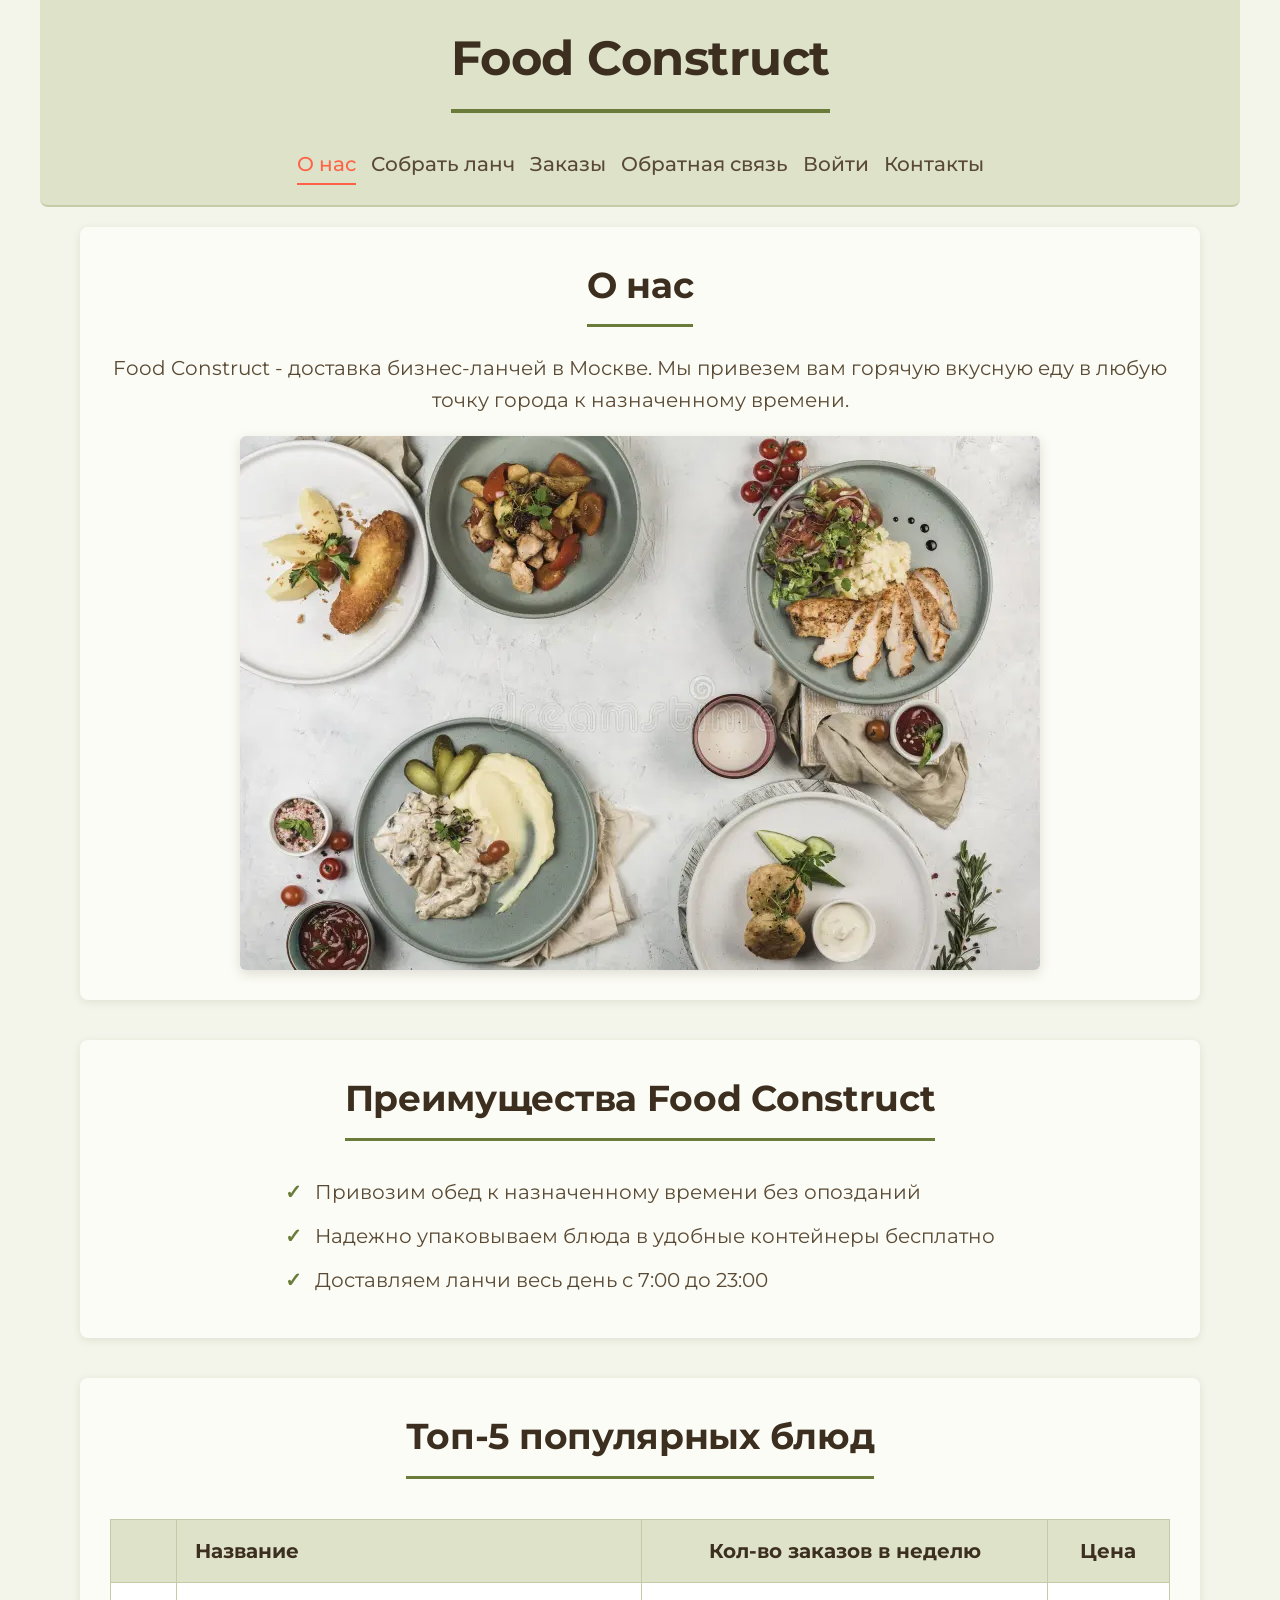
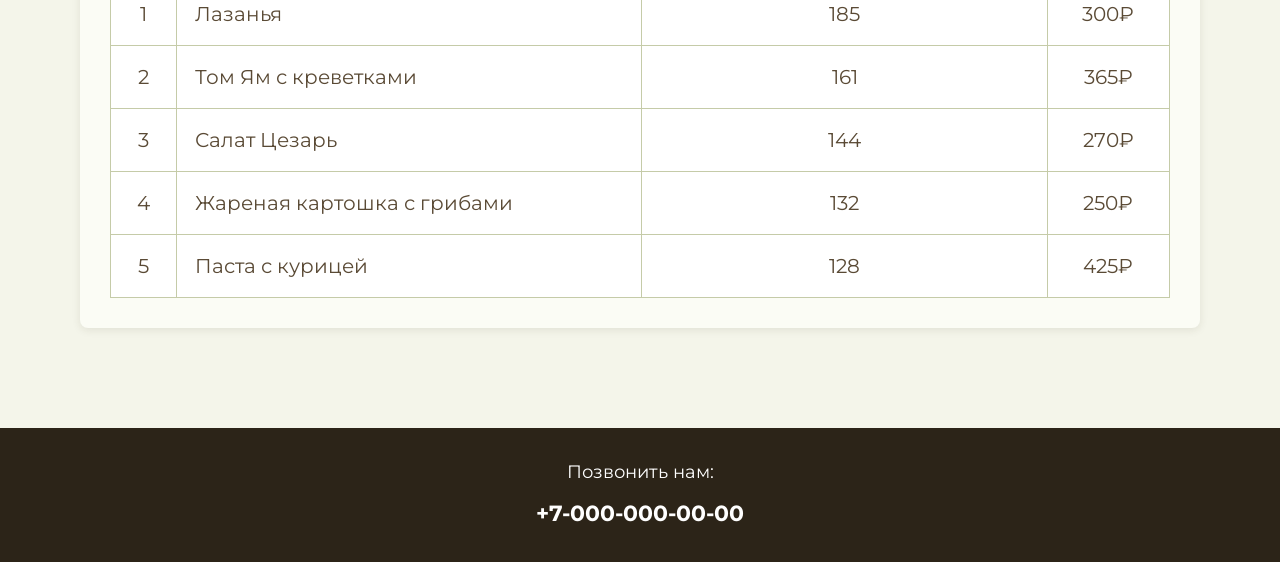
<file: index.html>
<!DOCTYPE html>
<html lang="ru">
<head>
    <meta charset="UTF-8">
    <meta name="viewport" content="width=device-width, initial-scale=1.0">
    <title>Food Construct - Доставка бизнес-ланчей в Москве</title>
    
    <link rel="preconnect" href="https://fonts.googleapis.com">
    <link rel="preconnect" href="https://fonts.gstatic.com" crossorigin>
    <link href="https://fonts.googleapis.com/css2?family=Montserrat:wght@400;500;700&display=swap" rel="stylesheet">

    <link rel="stylesheet" href="style.css">
    <link rel="stylesheet" href="print.css" media="print">
</head>
<body>

    <header>
        <h1>Food Construct</h1>
        <nav>
            <a href="index.html" class="active">О нас</a>
            <a href="lunch.html">Собрать ланч</a>
            <a href="#orders">Заказы</a>
            <a href="feedback.html" target="_blank" rel="noopener noreferrer">Обратная связь</a>
            <a href="login.html" class="btn-login">Войти</a>
            <a href="#contacts">Контакты</a>
        </nav>
    </header>

    <main>

        <section id="about">
            <h2>О нас</h2>
            <p>Food Construct - доставка бизнес-ланчей в Москве. Мы привезем вам горячую вкусную еду в любую точку города к назначенному времени.</p>
            <img src="images/lunch.jpg">
        </section>

        <section id="advantages">
            <h2>Преимущества Food Construct</h2>
            <ul>
                <li>Привозим обед к назначенному времени без опозданий</li>
                <li>Надежно упаковываем блюда в удобные контейнеры бесплатно</li>
                <li>Доставляем ланчи весь день с 7:00 до 23:00</li>
            </ul>
        </section>

        <section id="orders">
            <h2>Топ-5 популярных блюд</h2>
            <table>
                <thead>
                    <tr>
                        <th></th>
                        <th>Название</th>
                        <th>Кол-во заказов в неделю</th>
                        <th>Цена</th>
                    </tr>
                </thead>
                <tbody>
                    <tr>
                        <td>1</td>
                        <td>Лазанья</td>
                        <td>185</td>
                        <td>300₽</td>
                    </tr>
                    <tr>
                        <td>2</td>
                        <td>Том Ям с креветками</td>
                        <td>161</td>
                        <td>365₽</td>
                    </tr>
                    <tr>
                        <td>3</td>
                        <td>Салат Цезарь</td>
                        <td>144</td>
                        <td>270₽</td>
                    </tr>
                    <tr>
                        <td>4</td>
                        <td>Жареная картошка с грибами</td>
                        <td>132</td>
                        <td>250₽</td>
                    </tr>
                    <tr>
                        <td>5</td>
                        <td>Паста с курицей</td>
                        <td>128</td>
                        <td>425₽</td>
                    </tr>
                </tbody>
            </table>
        </section>

    </main>

    <footer id="contacts">
        <p>Позвонить нам:</p>
        <a href="tel:+70000000000">+7-000-000-00-00</a>
    </footer>

</body>
</html>
</file>
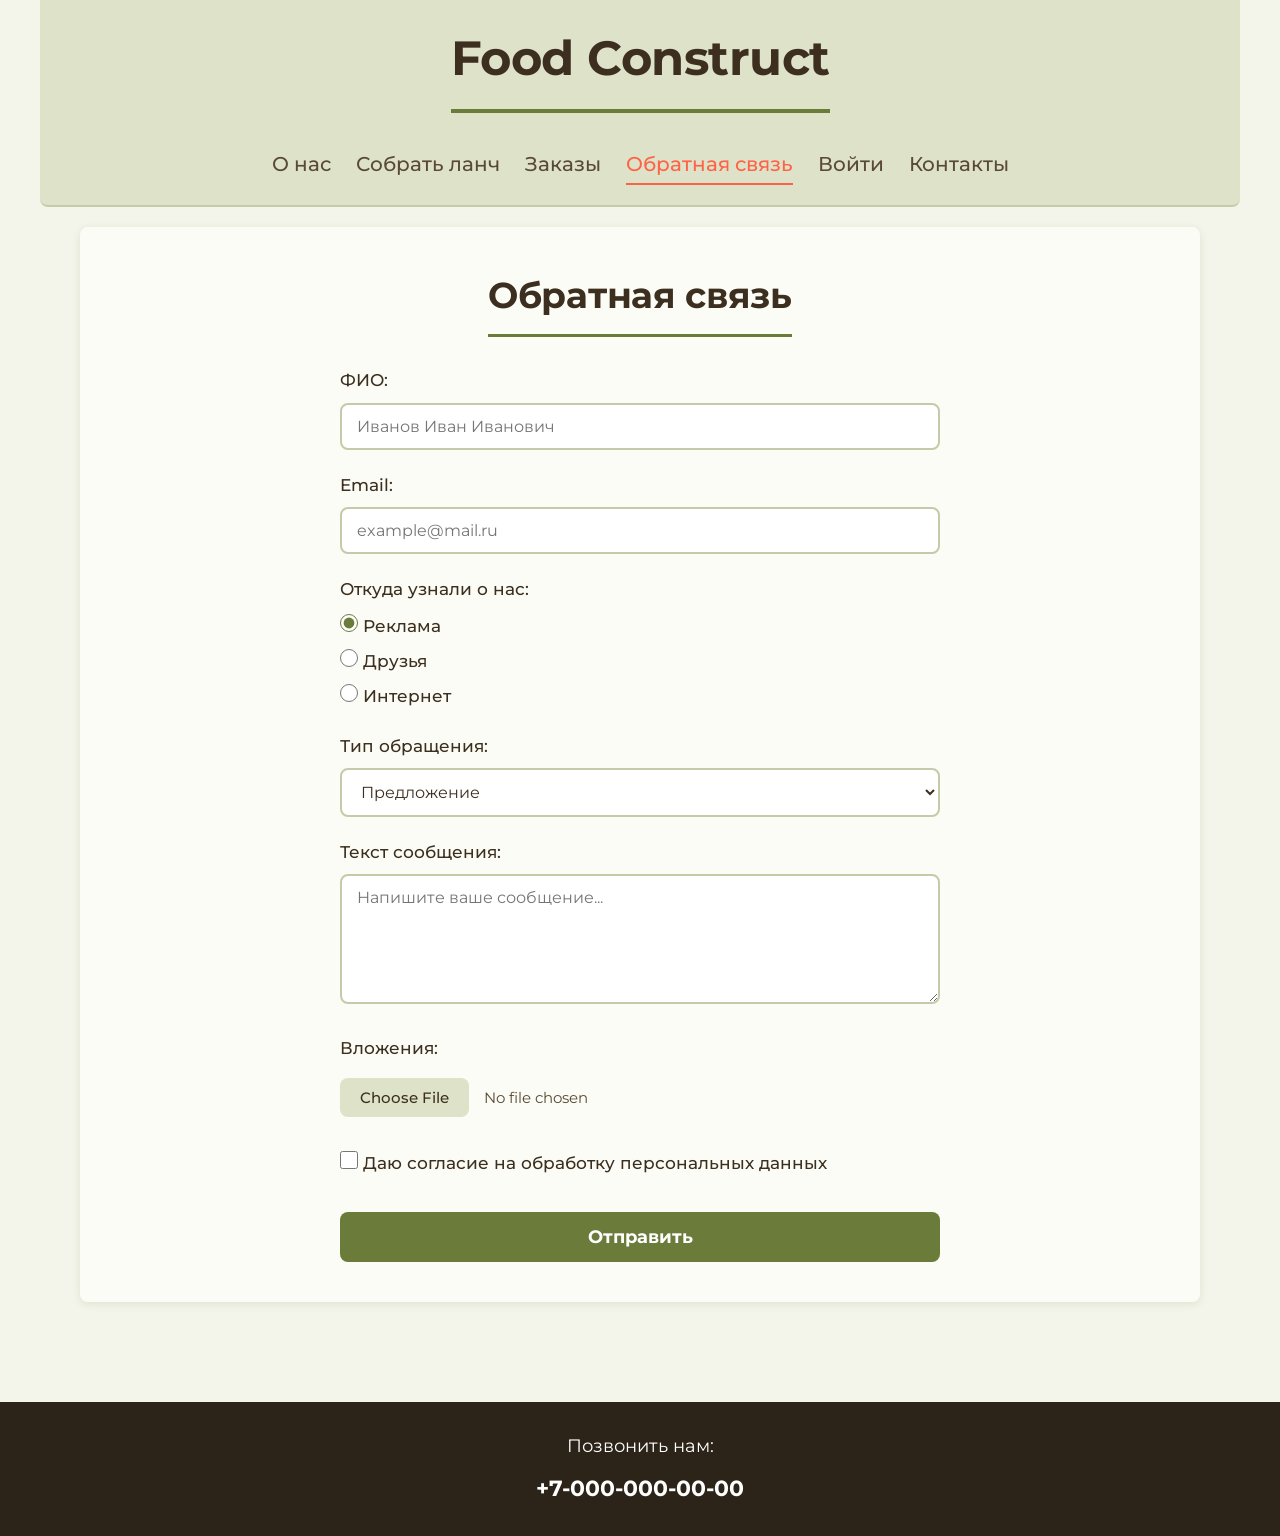
<file: feedback.html>
<!DOCTYPE html>
<html lang="ru">
<head>
    <meta charset="UTF-8">
    <meta name="viewport" content="width=device-width, initial-scale=1.0">
    <title>Обратная связь - Food Construct</title>

    <link rel="stylesheet" href="style.css">    
    <link rel="preconnect" href="https://fonts.googleapis.com">
    <link rel="preconnect" href="https://fonts.gstatic.com" crossorigin>
    <link href="https://fonts.googleapis.com/css2?family=Montserrat:wght@400;500;700&display=swap" rel="stylesheet">

    <style>
        * {
            box-sizing: border-box;
            margin: 0;
            padding: 0;
        }

        body {
            font-family: 'Montserrat', sans-serif;
            color: #5a4a35;
            background-color: #f4f5ea;
            line-height: 1.6;
            font-size: 20px;
        }

        header {
            background-color: #dde2c8;
            padding: 20px 40px;
            margin: 0 auto;
            max-width: 1200px;
            border-bottom: 2px solid #c5cba8;
            border-radius: 0 0 8px 8px;
            text-align: center;
        }

        h1 {
            font-family: 'Montserrat', sans-serif;
            font-size: 48px;
            font-weight: 700;
            margin-bottom: 20px;
            color: #3d2f1f;
            letter-spacing: -0.5px;
            display: inline-block;
            padding-bottom: 12px;
            border-bottom: 4px solid #6b7b3a;
        }

        nav {
            display: flex;
            gap: 25px;
            margin-top: 15px;
            justify-content: center;
            flex-wrap: wrap;
        }

        nav a {
            text-decoration: none;
            font-family: 'Montserrat', sans-serif;
            font-size: 20px;
            color: #5a4a35;
            font-weight: 500;
            transition: color 0.3s ease, border-bottom 0.3s ease;
            padding-bottom: 3px;
            border-bottom: 2px solid transparent;
        }

        nav a:hover {
            color: #6b7b3a;
            border-bottom: 2px solid #6b7b3a;
        }

        main {
            max-width: 1200px;
            margin: 0 auto;
            padding: 20px 40px;
        }

        section {
            margin-bottom: 40px;
            background-color: #fbfcf5;
            padding: 40px;
            border-radius: 8px;
            box-shadow: 0 2px 8px rgba(61, 47, 31, 0.1);
            text-align: center;
        }

        h2 {
            font-family: 'Montserrat', sans-serif;
            font-size: 36px;
            font-weight: 700;
            margin-bottom: 30px;
            color: #3d2f1f;
            letter-spacing: -0.3px;
            display: inline-block;
            padding-bottom: 10px;
            border-bottom: 3px solid #6b7b3a;
        }

        .feedback-form {
            max-width: 600px;
            margin: 0 auto;
            text-align: left;
        }

        .form-group {
            margin-bottom: 22px;
        }

        .form-group label {
            display: block;
            font-family: 'Montserrat', sans-serif;
            font-size: 17px;
            font-weight: 500;
            color: #3d2f1f;
            margin-bottom: 8px;
        }

        .form-group .form-label {
            font-family: 'Montserrat', sans-serif;
            font-size: 17px;
            font-weight: 500;
            color: #3d2f1f;
            margin-bottom: 10px;
        }

        .form-group input[type="text"],
        .form-group input[type="email"],
        .form-group select,
        .form-group textarea {
            width: 100%;
            padding: 12px 15px;
            font-family: 'Montserrat', sans-serif;
            font-size: 16px;
            color: #3d2f1f;
            background-color: #ffffff;
            border: 2px solid #c5cba8;
            border-radius: 8px;
            transition: border-color 0.3s ease, box-shadow 0.3s ease;
        }

        .form-group input:focus,
        .form-group select:focus,
        .form-group textarea:focus {
            outline: none;
            border-color: #6b7b3a;
            box-shadow: 0 0 0 3px rgba(107, 123, 58, 0.15);
        }

        .form-group textarea {
            resize: vertical;
            min-height: 130px;
        }

        .radio-label,
        .checkbox-label {
            display: inline-flex;
            align-items: center;
            gap: 8px;
            font-family: 'Montserrat', sans-serif;
            font-size: 16px;
            color: #5a4a35;
            font-weight: 400;
            margin-right: 20px;
            margin-bottom: 8px;
            cursor: pointer;
        }

        .checkbox-group {
            margin: 25px 0;
        }

        .checkbox-label {
            margin-right: 0;
        }

        input[type="radio"],
        input[type="checkbox"] {
            width: 18px;
            height: 18px;
            accent-color: #6b7b3a;
            cursor: pointer;
        }

        .submit-btn {
            display: inline-block;
            background-color: #6b7b3a;
            color: #ffffff;
            font-family: 'Montserrat', sans-serif;
            font-size: 18px;
            font-weight: 700;
            padding: 14px 40px;
            border: none;
            border-radius: 8px;
            cursor: pointer;
            transition: background-color 0.3s ease, transform 0.1s ease;
            width: 100%;
            margin-top: 10px;
        }

        .submit-btn:hover {
            background-color: #556630;
        }

        .submit-btn:active {
            transform: scale(0.98);
        }

        input[type="file"] {
            font-family: 'Montserrat', sans-serif;
            font-size: 15px;
            color: #5a4a35;
            padding: 8px 0;
        }

        input[type="file"]::file-selector-button {
            background-color: #dde2c8;
            color: #3d2f1f;
            font-family: 'Montserrat', sans-serif;
            font-size: 15px;
            font-weight: 500;
            padding: 10px 20px;
            border: none;
            border-radius: 8px;
            cursor: pointer;
            margin-right: 15px;
            transition: background-color 0.3s ease;
        }

        input[type="file"]::file-selector-button:hover {
            background-color: #c5cba8;
        }

        footer {
            background-color: #2c2418;
            color: white;
            padding: 30px 40px;
            margin-top: 40px;
            text-align: center;
        }

        footer p {
            font-family: 'Montserrat', sans-serif;
            font-size: 18px;
            margin-bottom: 10px;
            color: #ffffff;
        }

        footer a {
            text-decoration: none;
            font-family: 'Montserrat', sans-serif;
            font-size: 22px;
            color: #ffffff;
            font-weight: 700;
            transition: color 0.3s ease;
        }

        footer a:hover {
            color: #dde2c8;
        }

        @media (max-width: 768px) {
            header, main, footer {
                padding: 15px 20px;
            }

            h1 {
                font-size: 32px;
            }

            h2 {
                font-size: 26px;
            }

            nav {
                flex-direction: column;
                gap: 10px;
            }

            nav a {
                font-size: 18px;
            }

            section {
                padding: 25px 20px;
            }

            .form-group label,
            .form-group .form-label {
                font-size: 15px;
            }
        }
    </style>
</head>
<body>

    <header>
        <h1>Food Construct</h1>
        <nav>
            <a href="index.html">О нас</a>
            <a href="index.html#lunch">Собрать ланч</a>
            <a href="index.html#orders">Заказы</a>
            <a href="feedback.html" class="active">Обратная связь</a>            
            <a href="login.html" class="btn-login">Войти</a>
            <a href="index.html#contacts">Контакты</a>
        </nav>
    </header>

    <main>
        <section id="feedback">
            <h2>Обратная связь</h2>

            <form action="https://httpbin.org/post" method="POST" enctype="multipart/form-data" class="feedback-form">

                <div class="form-group">
                    <label for="fullname">ФИО:</label>
                    <input type="text" id="fullname" name="fullname" placeholder="Иванов Иван Иванович" required>
                </div>

                <div class="form-group">
                    <label for="email">Email:</label>
                    <input type="email" id="email" name="email" placeholder="example@mail.ru" required>
                </div>

                <div class="form-group">
                    <p class="form-label">Откуда узнали о нас:</p>
                    <label class="radio-label">
                        <input type="radio" name="source" value="advertising" checked> Реклама
                    </label>
                    <label class="radio-label">
                        <input type="radio" name="source" value="friends"> Друзья
                    </label>
                    <label class="radio-label">
                        <input type="radio" name="source" value="internet"> Интернет
                    </label>
                </div>

                <div class="form-group">
                    <label for="type">Тип обращения:</label>
                    <select id="type" name="type">
                        <option value="complaint">Жалоба</option>
                        <option value="suggestion" selected>Предложение</option>
                    </select>
                </div>

                <div class="form-group">
                    <label for="message">Текст сообщения:</label>
                    <textarea id="message" name="message" placeholder="Напишите ваше сообщение..." required></textarea>
                </div>

                <div class="form-group">
                    <label for="attachment">Вложения:</label>
                    <input type="file" id="attachment" name="attachment">
                </div>

                <div class="form-group checkbox-group">
                    <label class="checkbox-label">
                        <input type="checkbox" name="agreement" required>
                        Даю согласие на обработку персональных данных
                    </label>
                </div>

                <button type="submit" class="submit-btn">Отправить</button>

            </form>
        </section>
    </main>

    <footer id="contacts">
        <p>Позвонить нам:</p>
        <a href="tel:+70000000000">+7-000-000-00-00</a>
    </footer>

</body>
</html>
</file>
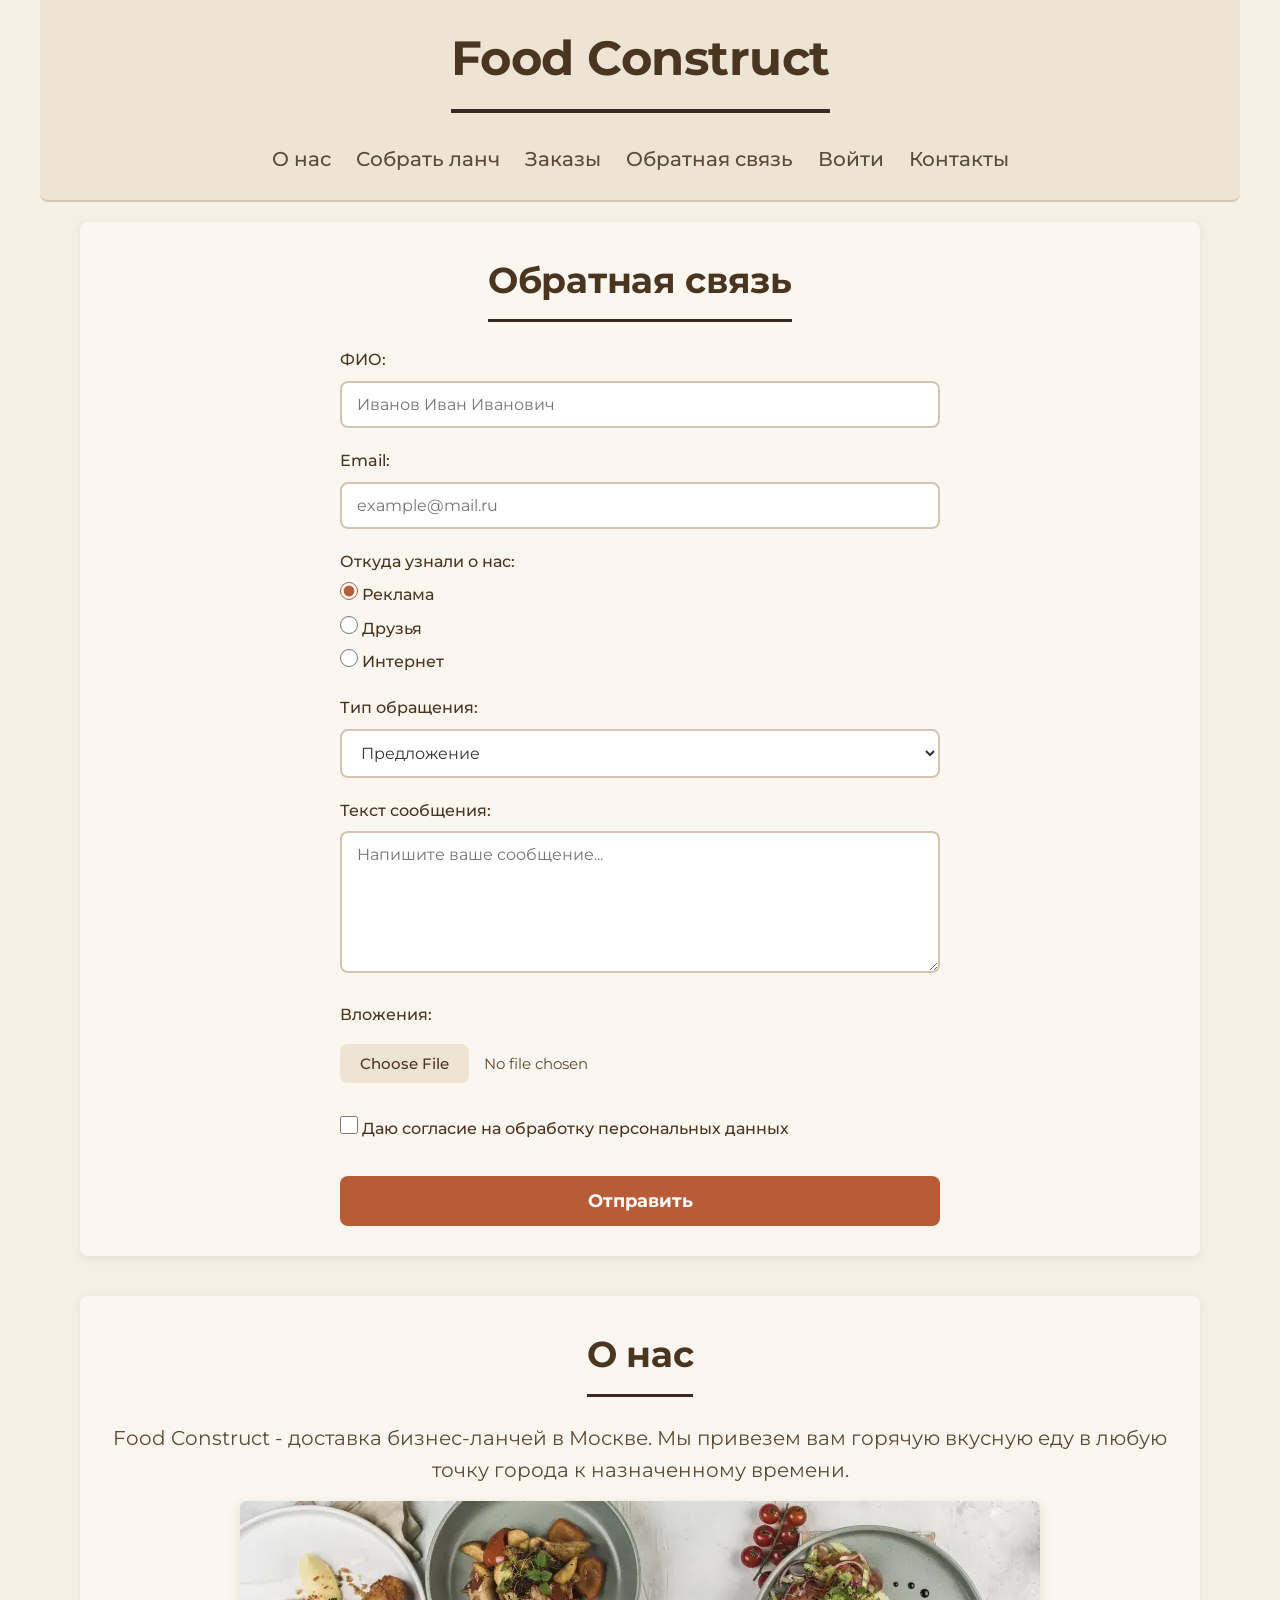
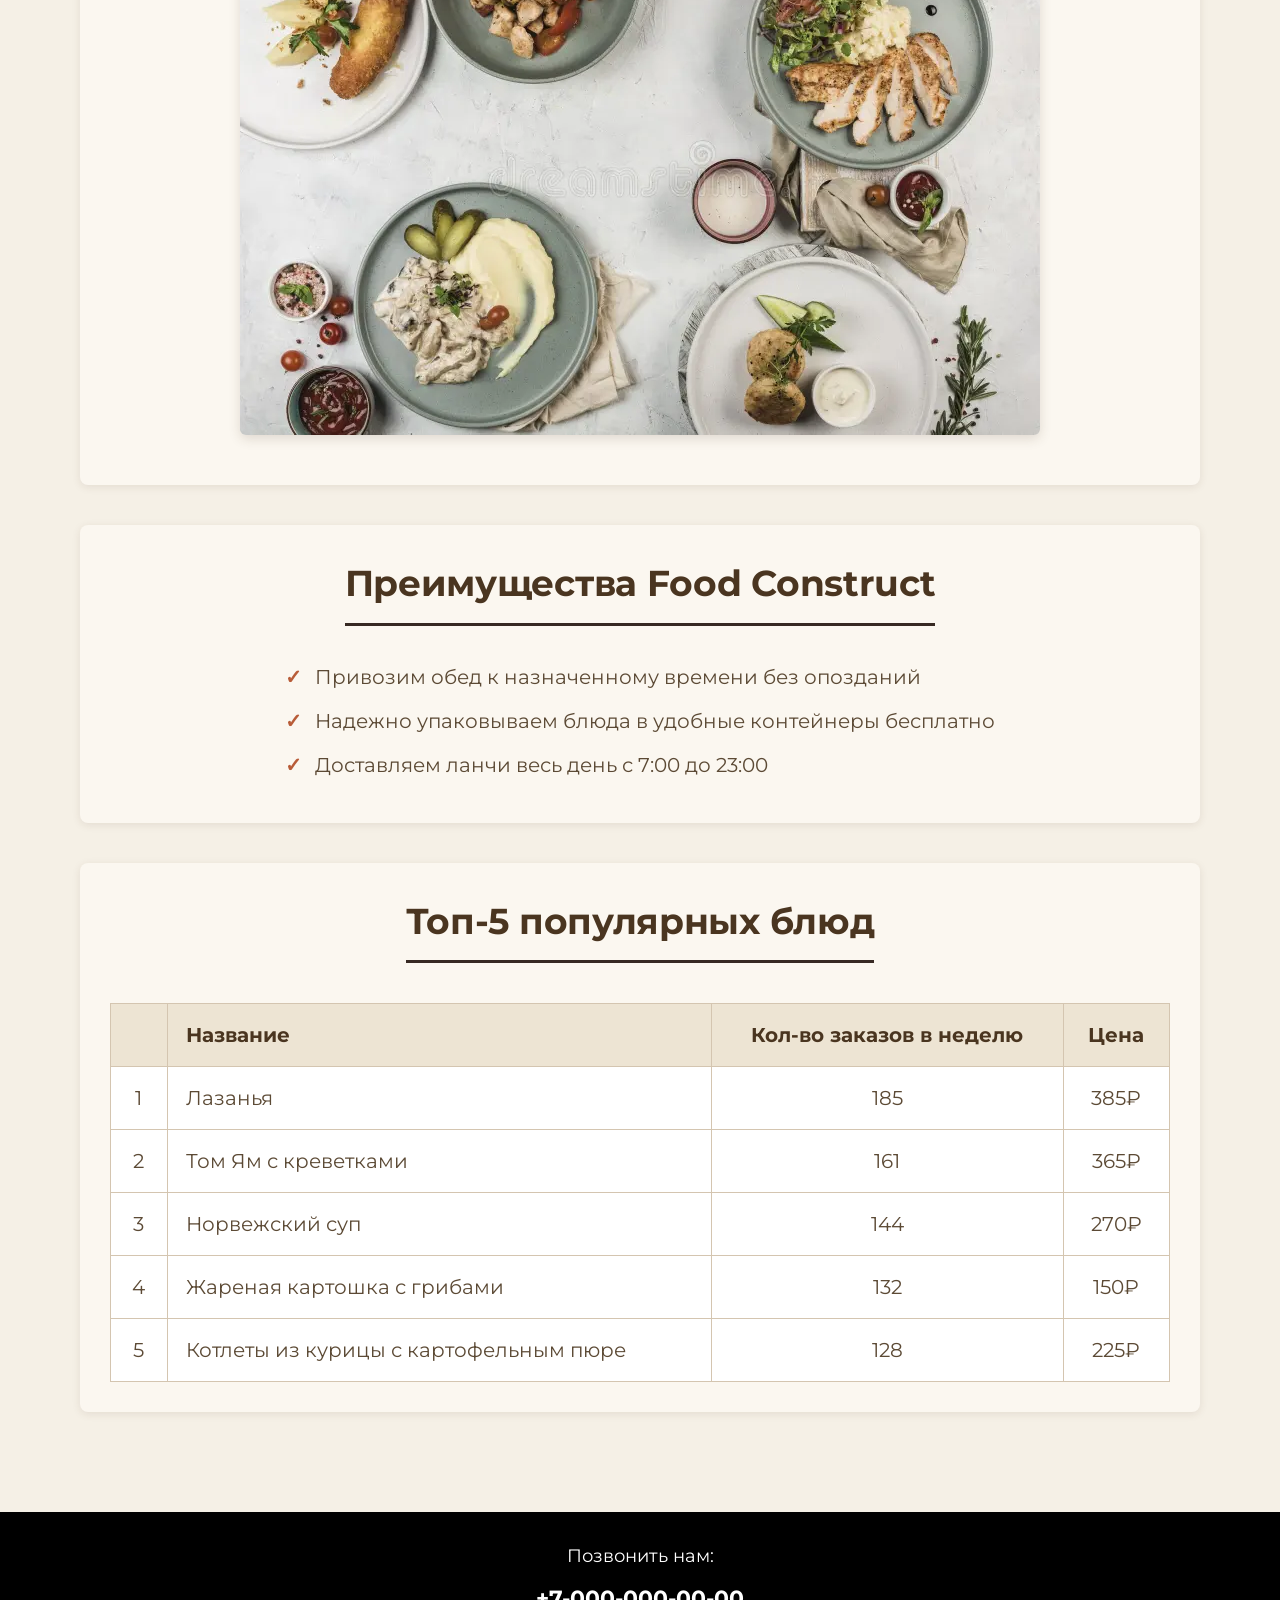
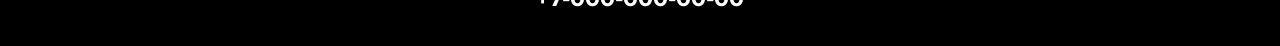
<file: lab1-site.html>
<!DOCTYPE html>
<html lang="ru">
<head>
    <meta charset="UTF-8">
    <meta name="viewport" content="width=device-width, initial-scale=1.0">
    <title>Food Construct - Доставка бизнес-ланчей</title>
    
    <link rel="preconnect" href="https://fonts.googleapis.com">
    <link rel="preconnect" href="https://fonts.gstatic.com" crossorigin>
    <link href="https://fonts.googleapis.com/css2?family=Montserrat:wght@400;500;700&display=swap" rel="stylesheet">

    
    <link rel="stylesheet" href="style.css">
</head>

    <style>
* {
    box-sizing: border-box;
    margin: 0;
    padding: 0;
}

body {
    font-family: 'Montserrat', sans-serif; /* Изменено с Roboto */
    color: #333333;
    background-color: #f5f0e6;
    line-height: 1.6;
    font-size: 20px;
}

header {
    background-color: #ede4d3;
    padding: 20px 40px;
    margin: 0 auto;
    max-width: 1200px;
    border-bottom: 2px solid #d4c5b0;
    border-radius: 0 0 8px 8px;
}

h1 {
    font-family: 'Montserrat', sans-serif;
    font-size: 48px;
    font-weight: 700;
    margin-bottom: 20px;
    color: #4a3520;
    letter-spacing: -0.5px;
    
    display: inline-block;
    padding-bottom: 12px;
    border-bottom: 4px solid #372923;
}

nav {
    display: flex;
    gap: 25px;
    margin-top: 10px;
}

nav a {
    text-decoration: none;
    font-family: 'Montserrat', sans-serif;
    font-size: 20px;
    color: #5c4a35;
    font-weight: 500;
    transition: color 0.3s ease, border-bottom 0.3s ease;
    
    padding-bottom: 3px;
    border-bottom: 2px solid transparent;
}

nav a:hover {
    color: #b85c38;
    border-bottom: 2px solid #b85c38;
}

main {
    max-width: 1200px;
    margin: 0 auto;
    padding: 20px 40px;
}

section {
    margin-bottom: 40px;
    background-color: #fbf7f0;
    padding: 30px;
    border-radius: 8px;
    box-shadow: 0 2px 8px rgba(74, 53, 32, 0.1);
    text-align: center;
}

h2 {
    font-family: 'Montserrat', sans-serif;
    font-size: 36px;
    font-weight: 700;
    margin-bottom: 25px;
    color: #4a3520;
    letter-spacing: -0.3px;
  
    display: inline-block;
    padding-bottom: 10px;
    border-bottom: 3px solid #372923;
}

img {
    width: 100%;
    max-width: 800px;
    height: auto;
    border-radius: 6px;
    display: block;
    margin: 0 auto 20px auto;
    box-shadow: 0 4px 12px rgba(74, 53, 32, 0.15);
}

p {
    font-family: 'Montserrat', sans-serif; /* Изменено */
    font-size: 20px;
    font-weight: 400;
    margin-bottom: 15px;
    color: #5c4a35;
}

ul {
    list-style-type: none;
    padding-left: 0;
    margin-top: 10px;
    text-align: left;
    display: inline-block;
}

ul li {
    font-family: 'Montserrat', sans-serif; /* Изменено */
    font-size: 20px;
    font-weight: 400;
    color: #5c4a35;
    margin-bottom: 12px;
    padding-left: 30px;
    position: relative;
}

ul li::before {
    content: "✓";
    color: #b85c38;
    font-weight: bold;
    position: absolute;
    left: 0;
}

table {
    width: 100%;
    border-collapse: collapse;
    margin-top: 15px;
    font-family: 'Montserrat', sans-serif; /* Изменено */
    font-size: 20px;
}

th, td {
    padding: 15px 18px;
    border: 1px solid #d4c5b0;
    text-align: left;
}

th {
    background-color: #ede4d3;
    font-weight: 700;
    color: #4a3520;
    font-size: 20px;
}

td {
    background-color: #ffffff;
    color: #5c4a35;
    font-size: 20px;
}

th:nth-child(1), td:nth-child(1),
th:nth-child(3), td:nth-child(3),
th:nth-child(4), td:nth-child(4) {
    text-align: center;
}

footer {
    background-color: black;
    color: white;
    padding: 30px 40px;
    margin-top: 40px;
    text-align: center;
}

footer p {
    font-family: 'Montserrat', sans-serif; /* Изменено */
    font-size: 18px;
    margin-bottom: 10px;
    color: #ffffff;
}

footer a {
    text-decoration: none;
    font-family: 'Montserrat', sans-serif; /* Изменено */
    font-size: 22px;
    color: #ffffff;
    font-weight: 700;
    transition: color 0.3s ease;
}

footer a:hover {
    color: #b85c38;
}

@media (max-width: 768px) {
    header, main, footer {
        padding: 15px 20px;
    }

    h1 {
        font-size: 32px;
    }

    h2 {
        font-size: 26px;
    }

    nav {
        flex-direction: column;
        gap: 10px;
    }

    nav a {
        font-size: 18px;
    }

    p, ul li, table, th, td {
        font-size: 16px;
    }

    th, td {
        padding: 10px 12px;
    }
}
/* ===== Формы (общие стили) ===== */
.form-group {
    margin-bottom: 20px;
    text-align: left;
}

.form-group label {
    display: block;
    font-family: 'Montserrat', sans-serif;
    font-size: 16px;
    font-weight: 500;
    color: #4a3520;
    margin-bottom: 8px;
}

.form-group .form-label {
    font-family: 'Montserrat', sans-serif;
    font-size: 16px;
    font-weight: 500;
    color: #4a3520;
    margin-bottom: 8px;
}

/* Поля ввода, textarea, select */
.form-group input[type="text"],
.form-group input[type="email"],
.form-group input[type="password"],
.form-group select,
.form-group textarea {
    width: 100%;
    padding: 12px 15px;
    font-family: 'Montserrat', sans-serif;
    font-size: 16px;
    color: #333;
    background-color: #ffffff;
    border: 2px solid #d4c5b0;
    border-radius: 8px;
    transition: border-color 0.3s ease, box-shadow 0.3s ease;
}

.form-group input:focus,
.form-group select:focus,
.form-group textarea:focus {
    outline: none;
    border-color: #b85c38;
    box-shadow: 0 0 0 3px rgba(184, 92, 56, 0.15);
}

.form-group textarea {
    resize: vertical;
    min-height: 120px;
}

/* Радио-кнопки и чекбоксы */
.radio-label,
.checkbox-label {
    display: inline-flex;
    align-items: center;
    gap: 8px;
    font-family: 'Montserrat', sans-serif;
    font-size: 16px;
    color: #5c4a35;
    font-weight: 400;
    margin-right: 20px;
    cursor: pointer;
    text-transform: none;
}

.checkbox-group {
    margin: 25px 0;
}

.checkbox-label {
    margin-right: 0;
}

input[type="radio"],
input[type="checkbox"] {
    width: 18px;
    height: 18px;
    accent-color: #b85c38; /* Терракотовый цвет для галочки/точки */
    cursor: pointer;
}

/* Кнопка отправки */
.submit-btn {
    display: inline-block;
    background-color: #b85c38;
    color: #ffffff;
    font-family: 'Montserrat', sans-serif;
    font-size: 18px;
    font-weight: 700;
    padding: 14px 40px;
    border: none;
    border-radius: 8px;
    cursor: pointer;
    transition: background-color 0.3s ease, transform 0.1s ease;
    width: 100%;
    margin-top: 10px;
}

.submit-btn:hover {
    background-color: #9a4a2c;
}

.submit-btn:active {
    transform: scale(0.98);
}

/* Поле загрузки файла */
input[type="file"] {
    font-family: 'Montserrat', sans-serif;
    font-size: 15px;
    color: #5c4a35;
    padding: 8px 0;
}

input[type="file"]::file-selector-button {
    background-color: #ede4d3;
    color: #4a3520;
    font-family: 'Montserrat', sans-serif;
    font-size: 15px;
    font-weight: 500;
    padding: 10px 20px;
    border: none;
    border-radius: 8px;
    cursor: pointer;
    margin-right: 15px;
    transition: background-color 0.3s ease;
}

input[type="file"]::file-selector-button:hover {
    background-color: #d4c5b0;
}

/* Форма обратной связи по центру */
#feedback {
    text-align: center;
}

#feedback form {
    max-width: 600px;
    margin: 0 auto;
    text-align: left;
}

    </style>
</head>
<body>

    <header>
        <h1>Food Construct</h1>
       <nav>
        <a href="#about">О нас</a>
        <a href="#lunch">Собрать ланч</a>
        <a href="#orders">Заказы</a>
        <a href="#feedback">Обратная связь</a>
        <a href="login.html">Войти</a>
        <a href="#contacts">Контакты</a>
    </nav>
    </header>

    <main>
        <!-- ===== Секция "Обратная связь" ===== -->
    <section id="feedback">
    <h2>Обратная связь</h2>
    
    <form action="https://httpbin.org/post" method="POST" enctype="multipart/form-data" class="feedback-form">
        
        <!-- ФИО -->
        <div class="form-group">
            <label for="fullname">ФИО:</label>
            <input type="text" id="fullname" name="fullname" placeholder="Иванов Иван Иванович" required>
        </div>
        
        <!-- Email -->
        <div class="form-group">
            <label for="email">Email:</label>
            <input type="email" id="email" name="email" placeholder="example@mail.ru" required>
        </div>
        
        <!-- Откуда узнали (радио) -->
        <div class="form-group">
            <p class="form-label">Откуда узнали о нас:</p>
            <label class="radio-label">
                <input type="radio" name="source" value="advertising" checked> Реклама
            </label>
            <label class="radio-label">
                <input type="radio" name="source" value="friends"> Друзья
            </label>
            <label class="radio-label">
                <input type="radio" name="source" value="internet"> Интернет
            </label>
        </div>
        
        <!-- Тип обращения (селектор) -->
        <div class="form-group">
            <label for="type">Тип обращения:</label>
            <select id="type" name="type">
                <option value="complaint">Жалоба</option>
                <option value="suggestion" selected>Предложение</option>
            </select>
        </div>
        
        <!-- Текст сообщения -->
        <div class="form-group">
            <label for="message">Текст сообщения:</label>
            <textarea id="message" name="message" rows="6" placeholder="Напишите ваше сообщение..." required></textarea>
        </div>
        
        <!-- Вложения -->
        <div class="form-group">
            <label for="attachment">Вложения:</label>
            <input type="file" id="attachment" name="attachment">
        </div>
        
        <!-- Согласие на обработку -->
        <div class="form-group checkbox-group">
            <label class="checkbox-label">
                <input type="checkbox" name="agreement" required>
                Даю согласие на обработку персональных данных
            </label>
        </div>
        
        <!-- Кнопка -->
        <button type="submit" class="submit-btn">Отправить</button>
        
    </form>
    </section>
        <section id="about">
            <h2>О нас</h2>
            <p>Food Construct - доставка бизнес-ланчей в Москве. Мы привезем вам горячую вкусную еду в любую точку города к назначенному времени.</p>
            <img src="images/lunch.jpg" alt="Разнообразные блюда для бизнес-ланча">
        </section>

        <section id="lunch">
            <h2>Преимущества Food Construct</h2>
            <ul>
                <li>Привозим обед к назначенному времени без опозданий</li>
                <li>Надежно упаковываем блюда в удобные контейнеры бесплатно</li>
                <li>Доставляем ланчи весь день с 7:00 до 23:00</li>
            </ul>
        </section>

        <section id="orders">
            <h2>Топ-5 популярных блюд</h2>
            <table>
                <thead>
                    <tr>
                        <th></th>
                        <th>Название</th>
                        <th>Кол-во заказов в неделю</th>
                        <th>Цена</th>
                    </tr>
                </thead>
                <tbody>
                    <tr>
                        <td>1</td>
                        <td>Лазанья</td>
                        <td>185</td>
                        <td>385₽</td>
                    </tr>
                    <tr>
                        <td>2</td>
                        <td>Том Ям с креветками</td>
                        <td>161</td>
                        <td>365₽</td>
                    </tr>
                    <tr>
                        <td>3</td>
                        <td>Норвежский суп</td>
                        <td>144</td>
                        <td>270₽</td>
                    </tr>
                    <tr>
                        <td>4</td>
                        <td>Жареная картошка с грибами</td>
                        <td>132</td>
                        <td>150₽</td>
                    </tr>
                    <tr>
                        <td>5</td>
                        <td>Котлеты из курицы с картофельным пюре</td>
                        <td>128</td>
                        <td>225₽</td>
                    </tr>
                </tbody>
            </table>
        </section>

    </main>

    <footer id="contacts">
        <p>Позвонить нам:</p>
        <a href="tel:+70000000000">+7-000-000-00-00</a>
    </footer>

</body>
</html>
</file>
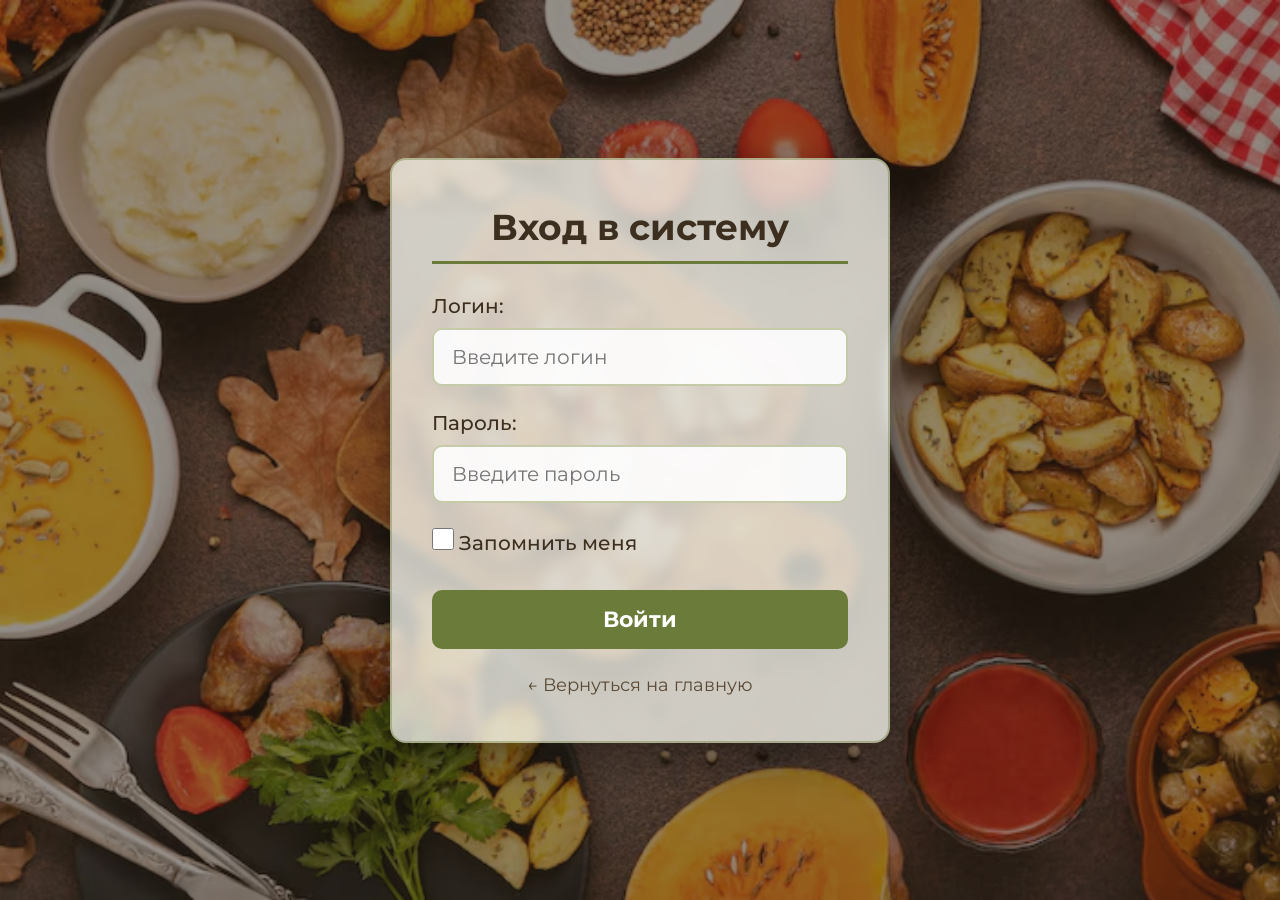
<file: login.html>
<!DOCTYPE html>
<html lang="ru">
<head>
    <meta charset="UTF-8">
    <meta name="viewport" content="width=device-width, initial-scale=1.0">
    <title>Вход - Food Construct</title>
    
    <link rel="preconnect" href="https://fonts.googleapis.com">
    <link rel="preconnect" href="https://fonts.gstatic.com" crossorigin>
    <link href="https://fonts.googleapis.com/css2?family=Montserrat:wght@400;500;700&display=swap" rel="stylesheet">

    <style>
        * {
            box-sizing: border-box;
            margin: 0;
            padding: 0;
        }

        body.login-page {
            font-family: 'Montserrat', sans-serif;
            font-size: 22px;
            color: #3d2f1f;
            background-image: url('images/background.jpg');
            background-size: cover;
            background-position: center;
            background-repeat: no-repeat;
            background-attachment: fixed;
            display: flex;
            justify-content: center;
            align-items: center;
            min-height: 100vh;
            padding: 20px;
        }

        body.login-page::before {
            content: "";
            position: fixed;
            top: 0;
            left: 0;
            width: 100%;
            height: 100%;
            background-color: rgba(44, 36, 24, 0.5);
            z-index: 0;
        }

        .login-wrapper {
            position: relative;
            z-index: 1;
            width: 100%;
            max-width: 500px;
        }

        .login-form {
            background-color: rgba(251, 252, 245, 0.75);
            backdrop-filter: blur(6px);
            -webkit-backdrop-filter: blur(6px);
            padding: 45px 40px;
            border-radius: 16px;
            box-shadow: 0 15px 50px rgba(0, 0, 0, 0.4);
            border: 2px solid rgba(107, 123, 58, 0.4);
        }

        .login-form h2 {
            font-family: 'Montserrat', sans-serif;
            font-size: 36px;
            font-weight: 700;
            color: #3d2f1f;
            text-align: center;
            margin-bottom: 30px;
            padding-bottom: 12px;
            border-bottom: 3px solid #6b7b3a;
            display: inline-block;
            width: 100%;
        }

        .form-group {
            margin-bottom: 25px;
        }

        .form-group label {
            display: block;
            font-family: 'Montserrat', sans-serif;
            font-size: 20px;
            font-weight: 500;
            color: #3d2f1f;
            margin-bottom: 10px;
        }

        .form-group input[type="text"],
        .form-group input[type="password"] {
            width: 100%;
            padding: 15px 18px;
            font-family: 'Montserrat', sans-serif;
            font-size: 20px;
            color: #3d2f1f;
            background-color: rgba(255, 255, 255, 0.9);
            border: 2px solid #c5cba8;
            border-radius: 10px;
            transition: border-color 0.3s ease, box-shadow 0.3s ease;
        }

        .form-group input:focus {
            outline: none;
            border-color: #6b7b3a;
            box-shadow: 0 0 0 4px rgba(107, 123, 58, 0.2);
            background-color: #ffffff;
        }

        .checkbox-group {
            margin: 25px 0;
        }

        .checkbox-label {
            display: inline-flex;
            align-items: center;
            gap: 10px;
            font-family: 'Montserrat', sans-serif;
            font-size: 20px;
            color: #5a4a35;
            font-weight: 400;
            cursor: pointer;
        }

        input[type="checkbox"] {
            width: 22px;
            height: 22px;
            accent-color: #6b7b3a;
            cursor: pointer;
        }

        .submit-btn {
            display: inline-block;
            background-color: #6b7b3a;
            color: #ffffff;
            font-family: 'Montserrat', sans-serif;
            font-size: 22px;
            font-weight: 700;
            padding: 16px 40px;
            border: none;
            border-radius: 10px;
            cursor: pointer;
            transition: background-color 0.3s ease, transform 0.1s ease;
            width: 100%;
            margin-top: 10px;
        }

        .submit-btn:hover {
            background-color: #556630;
        }

        .submit-btn:active {
            transform: scale(0.98);
        }

        .back-link {
            text-align: center;
            margin-top: 25px;
            font-size: 18px;
        }

        .back-link a {
            color: #5a4a35;
            text-decoration: none;
            font-family: 'Montserrat', sans-serif;
            transition: color 0.3s ease;
        }

        .back-link a:hover {
            color: #6b7b3a;
            text-decoration: underline;
        }

        @media (max-width: 600px) {
            body.login-page {
                font-size: 18px;
                padding: 15px;
            }

            .login-form {
                padding: 30px 25px;
            }

            .login-form h2 {
                font-size: 28px;
            }

            .form-group label,
            .form-group input,
            .checkbox-label {
                font-size: 17px;
            }

            .submit-btn {
                font-size: 18px;
                padding: 14px 30px;
            }
        }
    </style>
</head>
<body class="login-page">

    <div class="login-wrapper">
        <form action="https://httpbin.org/post" method="POST" class="login-form">
            <h2>Вход в систему</h2>

            <div class="form-group">
                <label for="login">Логин:</label>
                <input type="text" id="login" name="login" placeholder="Введите логин" required>
            </div>

            <div class="form-group">
                <label for="password">Пароль:</label>
                <input type="password" id="password" name="password" placeholder="Введите пароль" required>
            </div>

            <div class="form-group checkbox-group">
                <label class="checkbox-label">
                    <input type="checkbox" name="remember" value="yes">
                    Запомнить меня
                </label>
            </div>

            <button type="submit" class="submit-btn">Войти</button>

            <p class="back-link">
                <a href="index.html">← Вернуться на главную</a>
            </p>
        </form>
    </div>

</body>
</html>
</file>
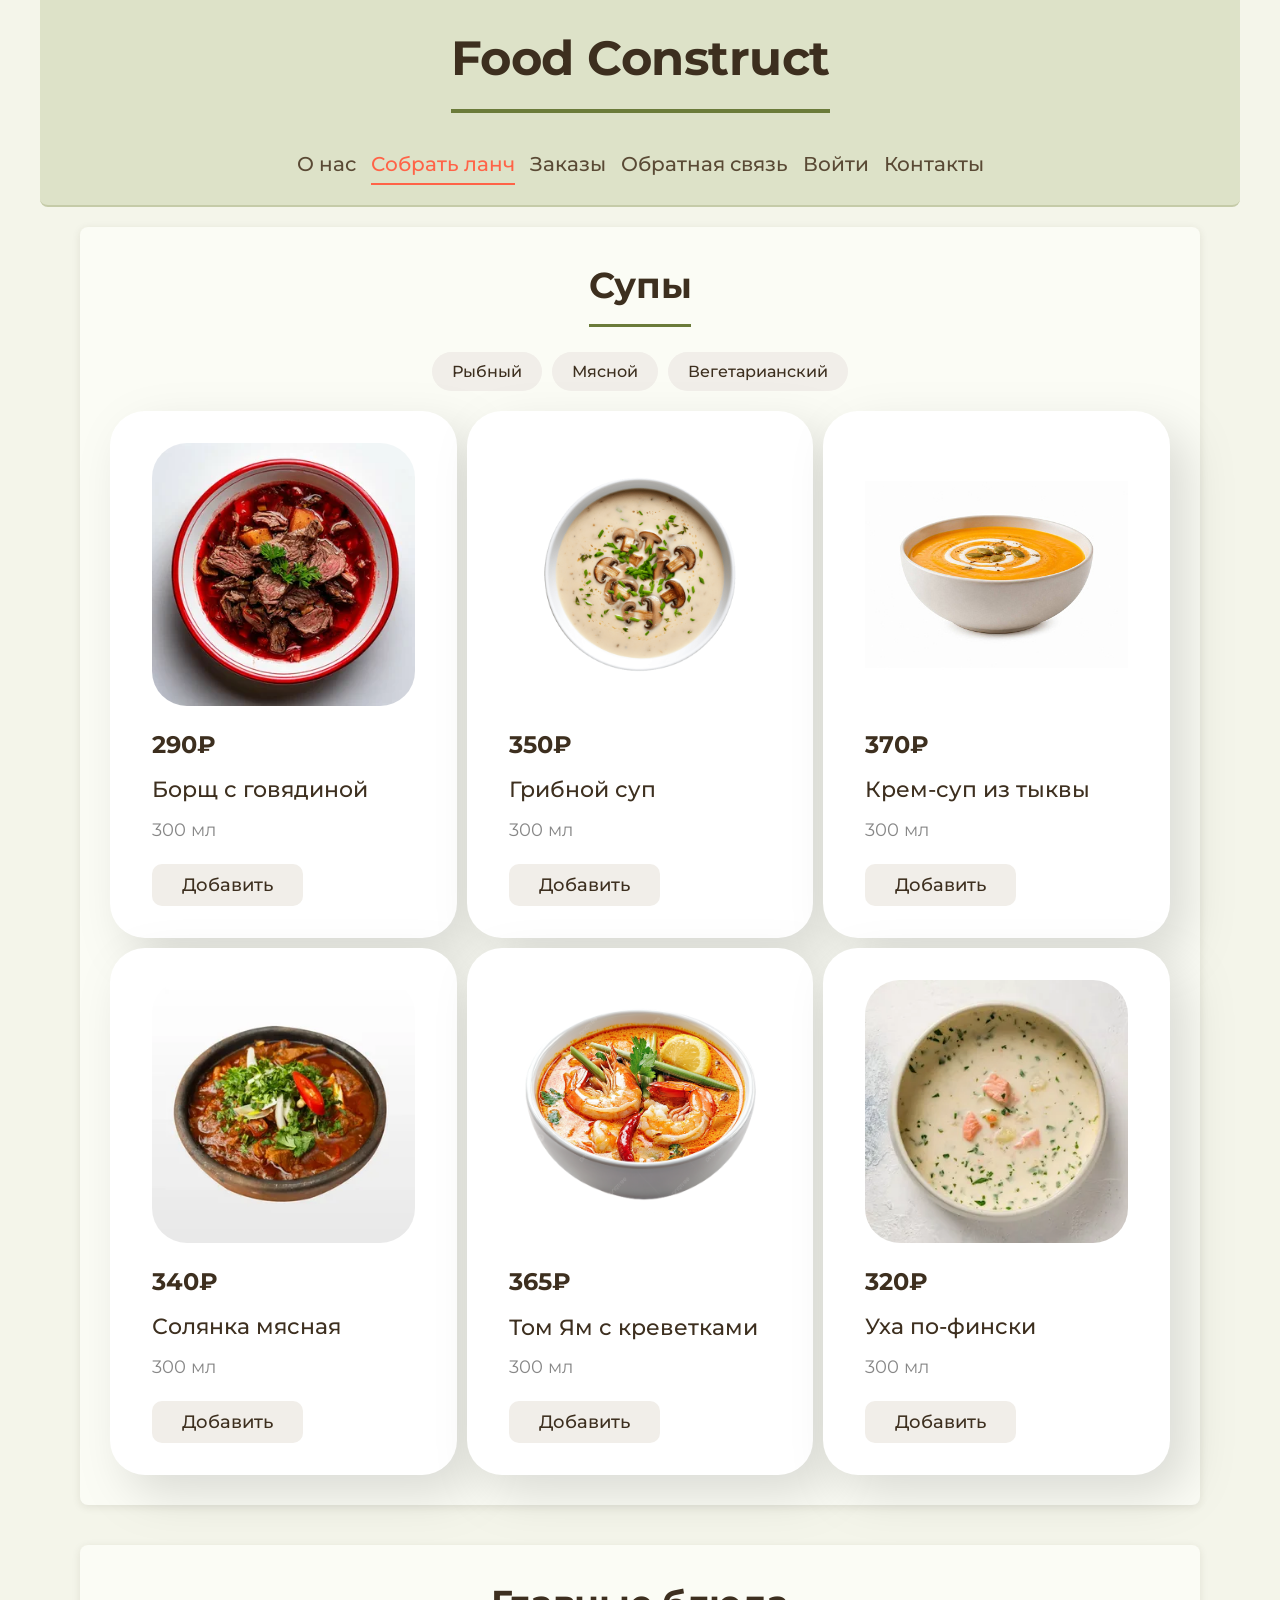
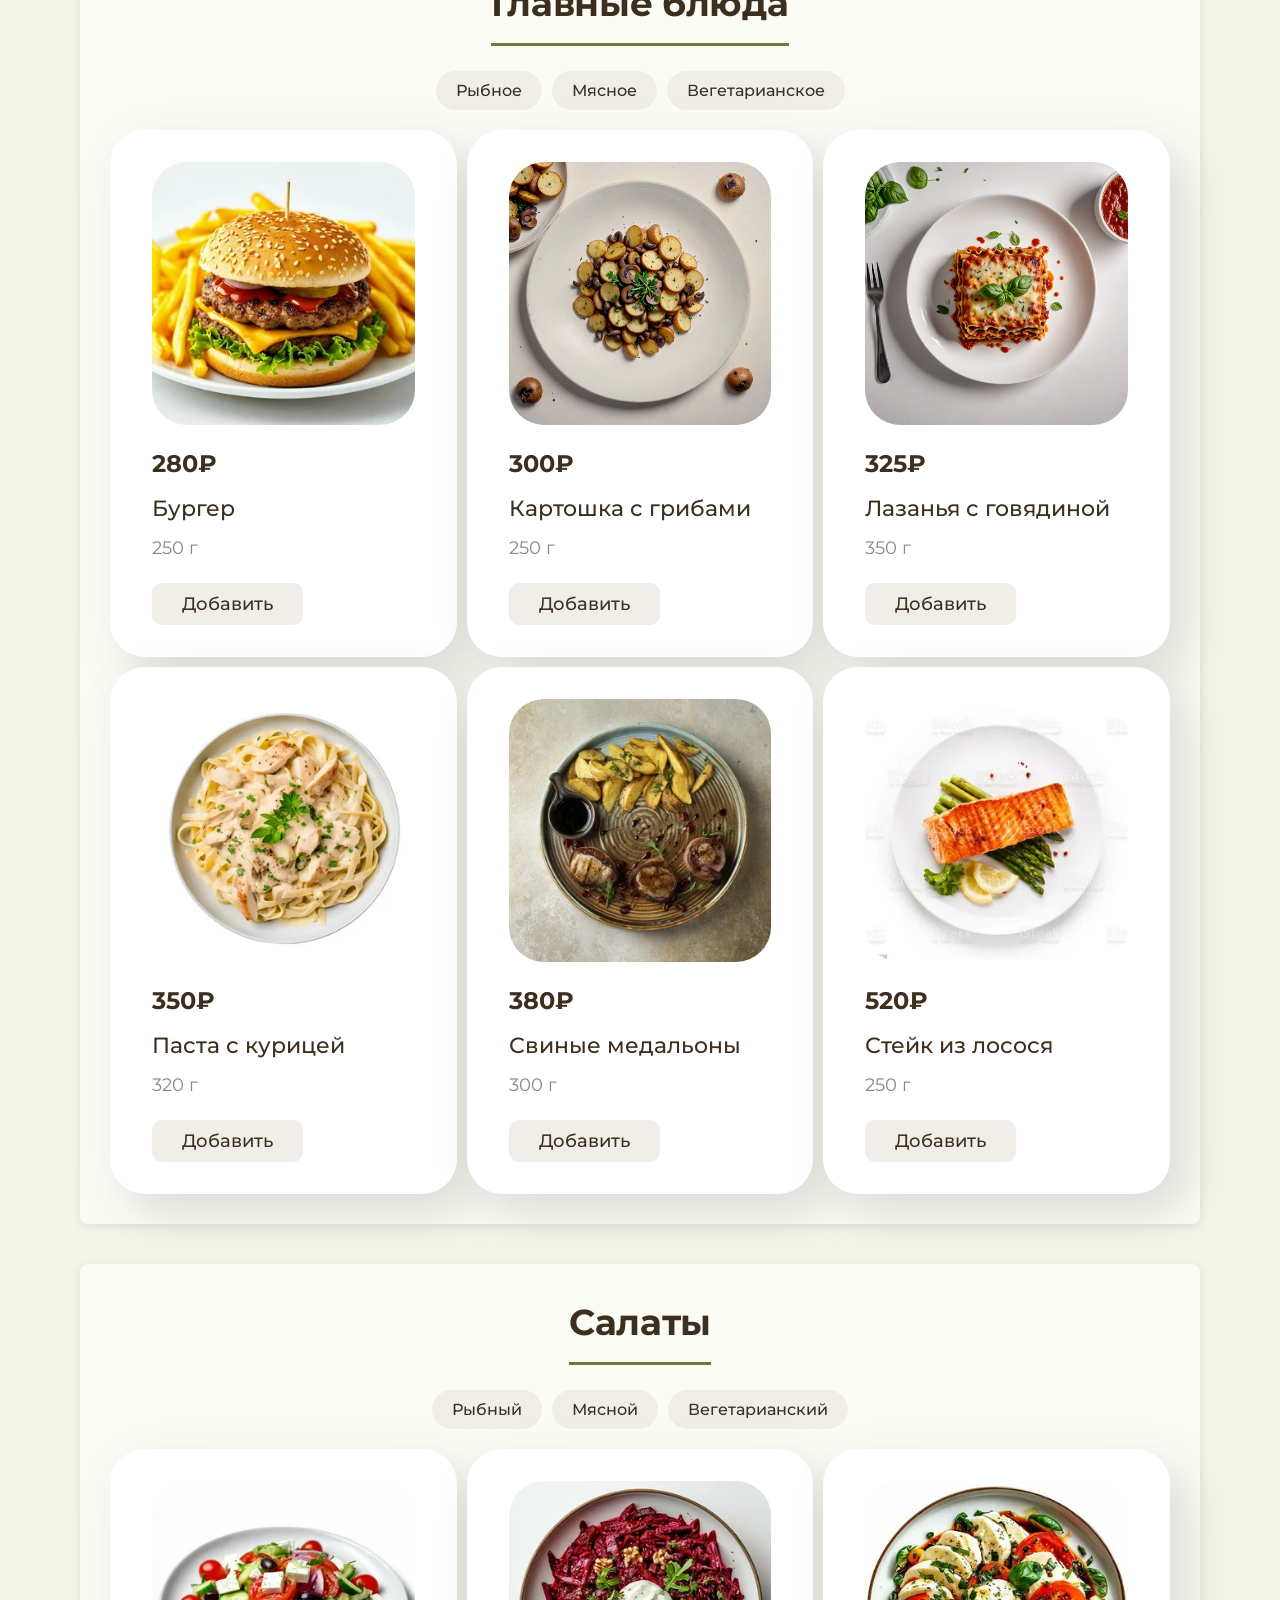
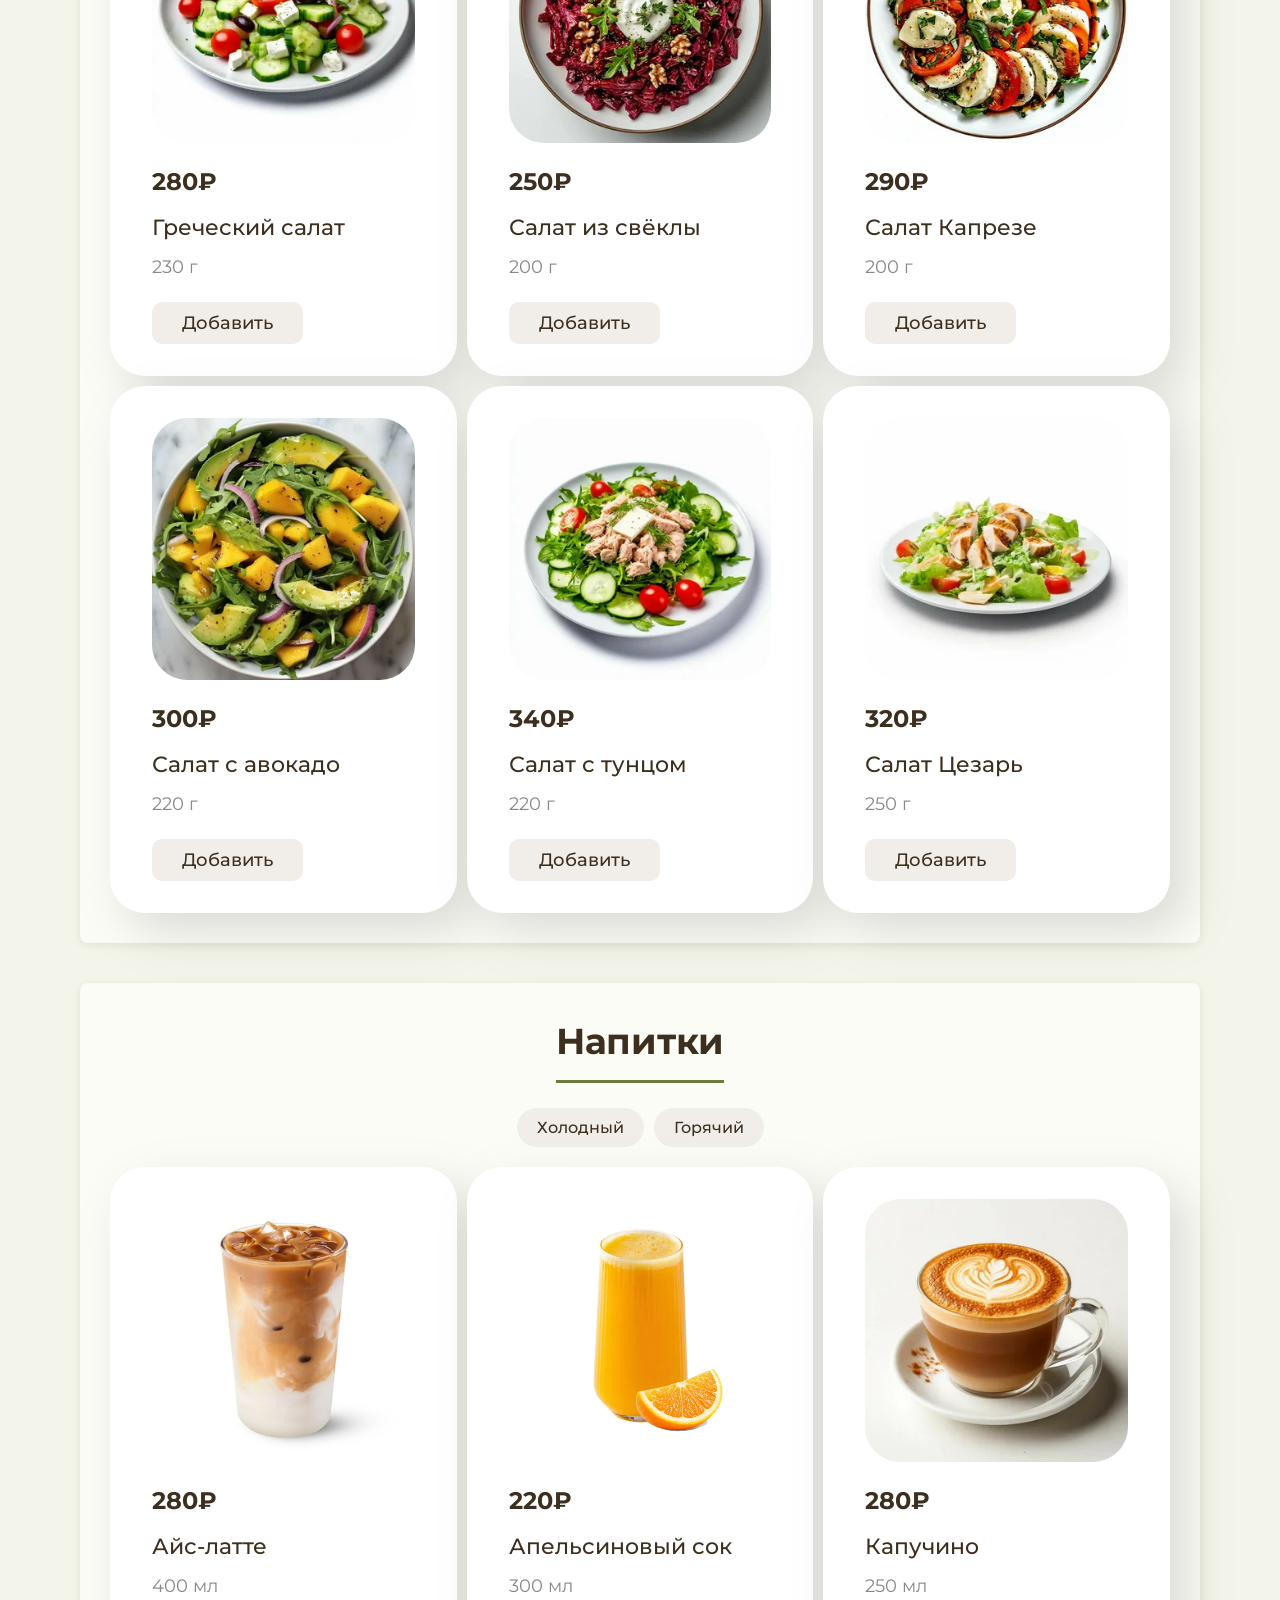
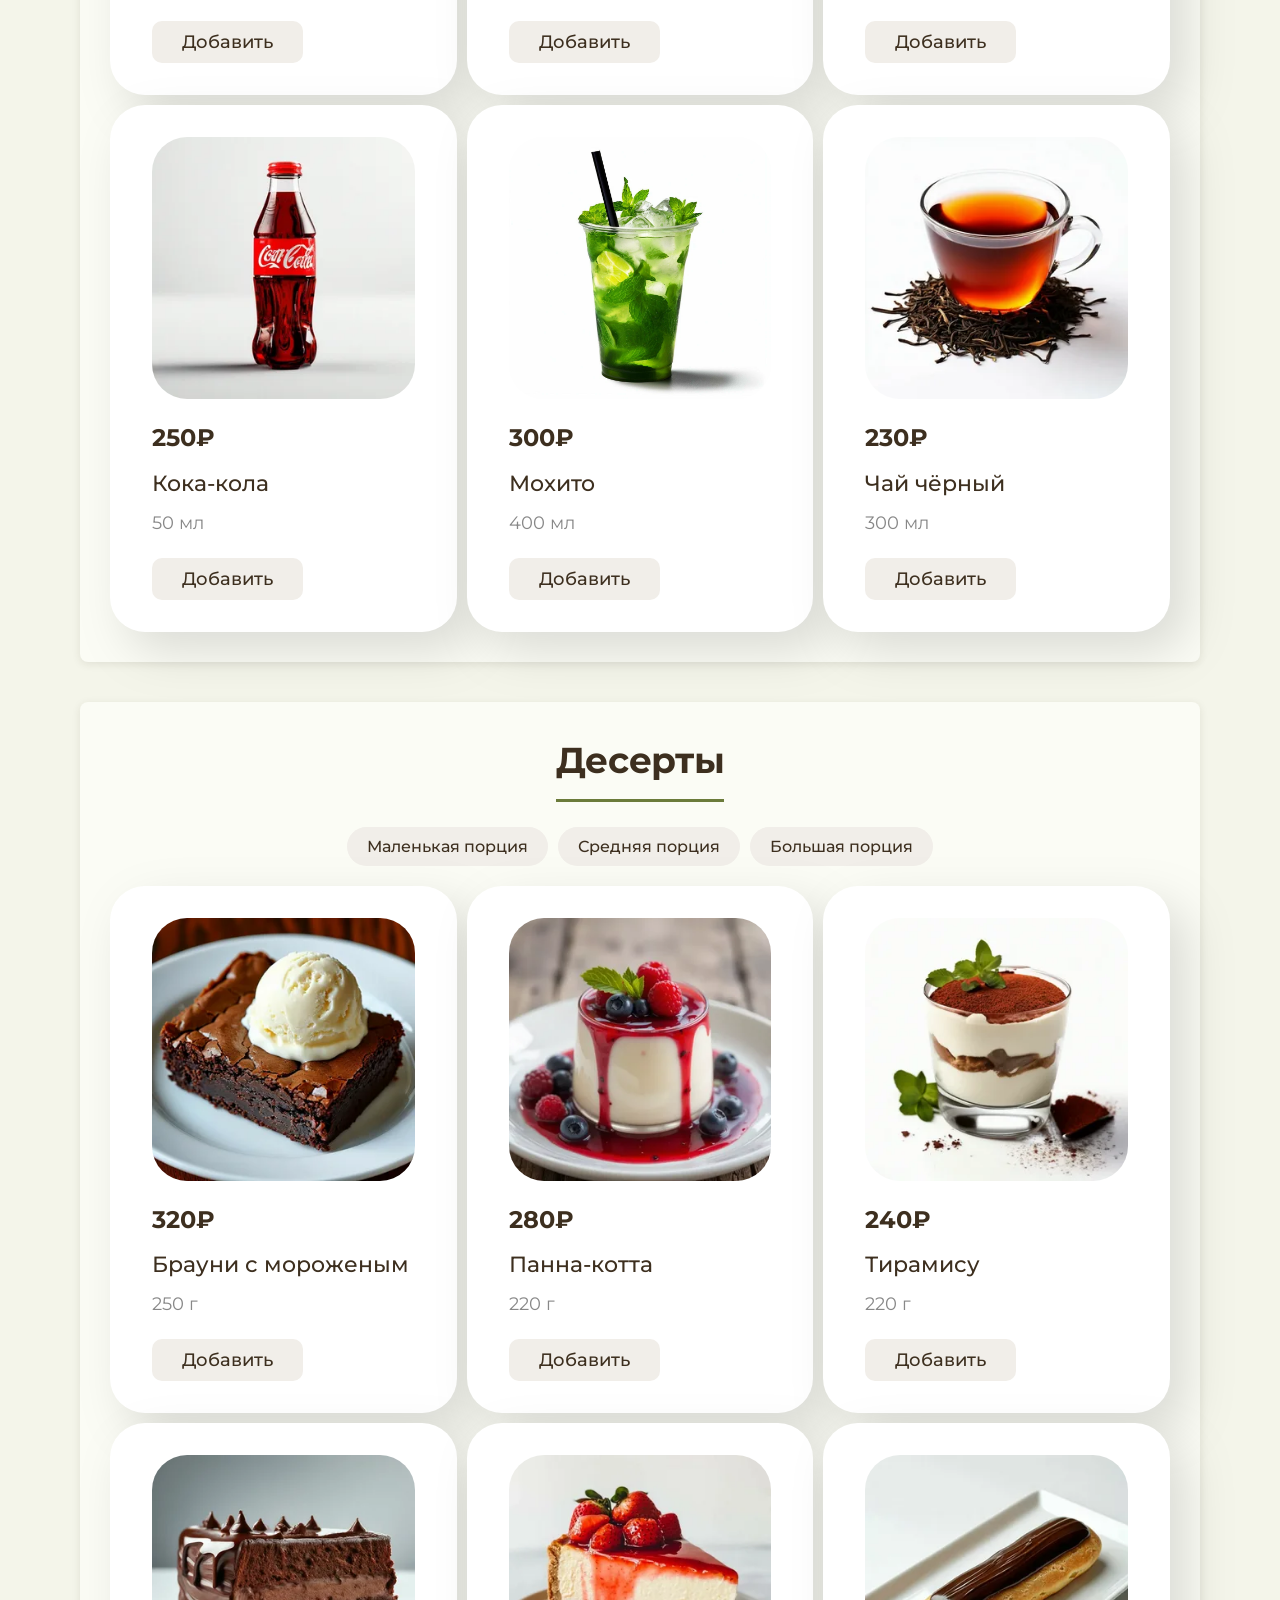
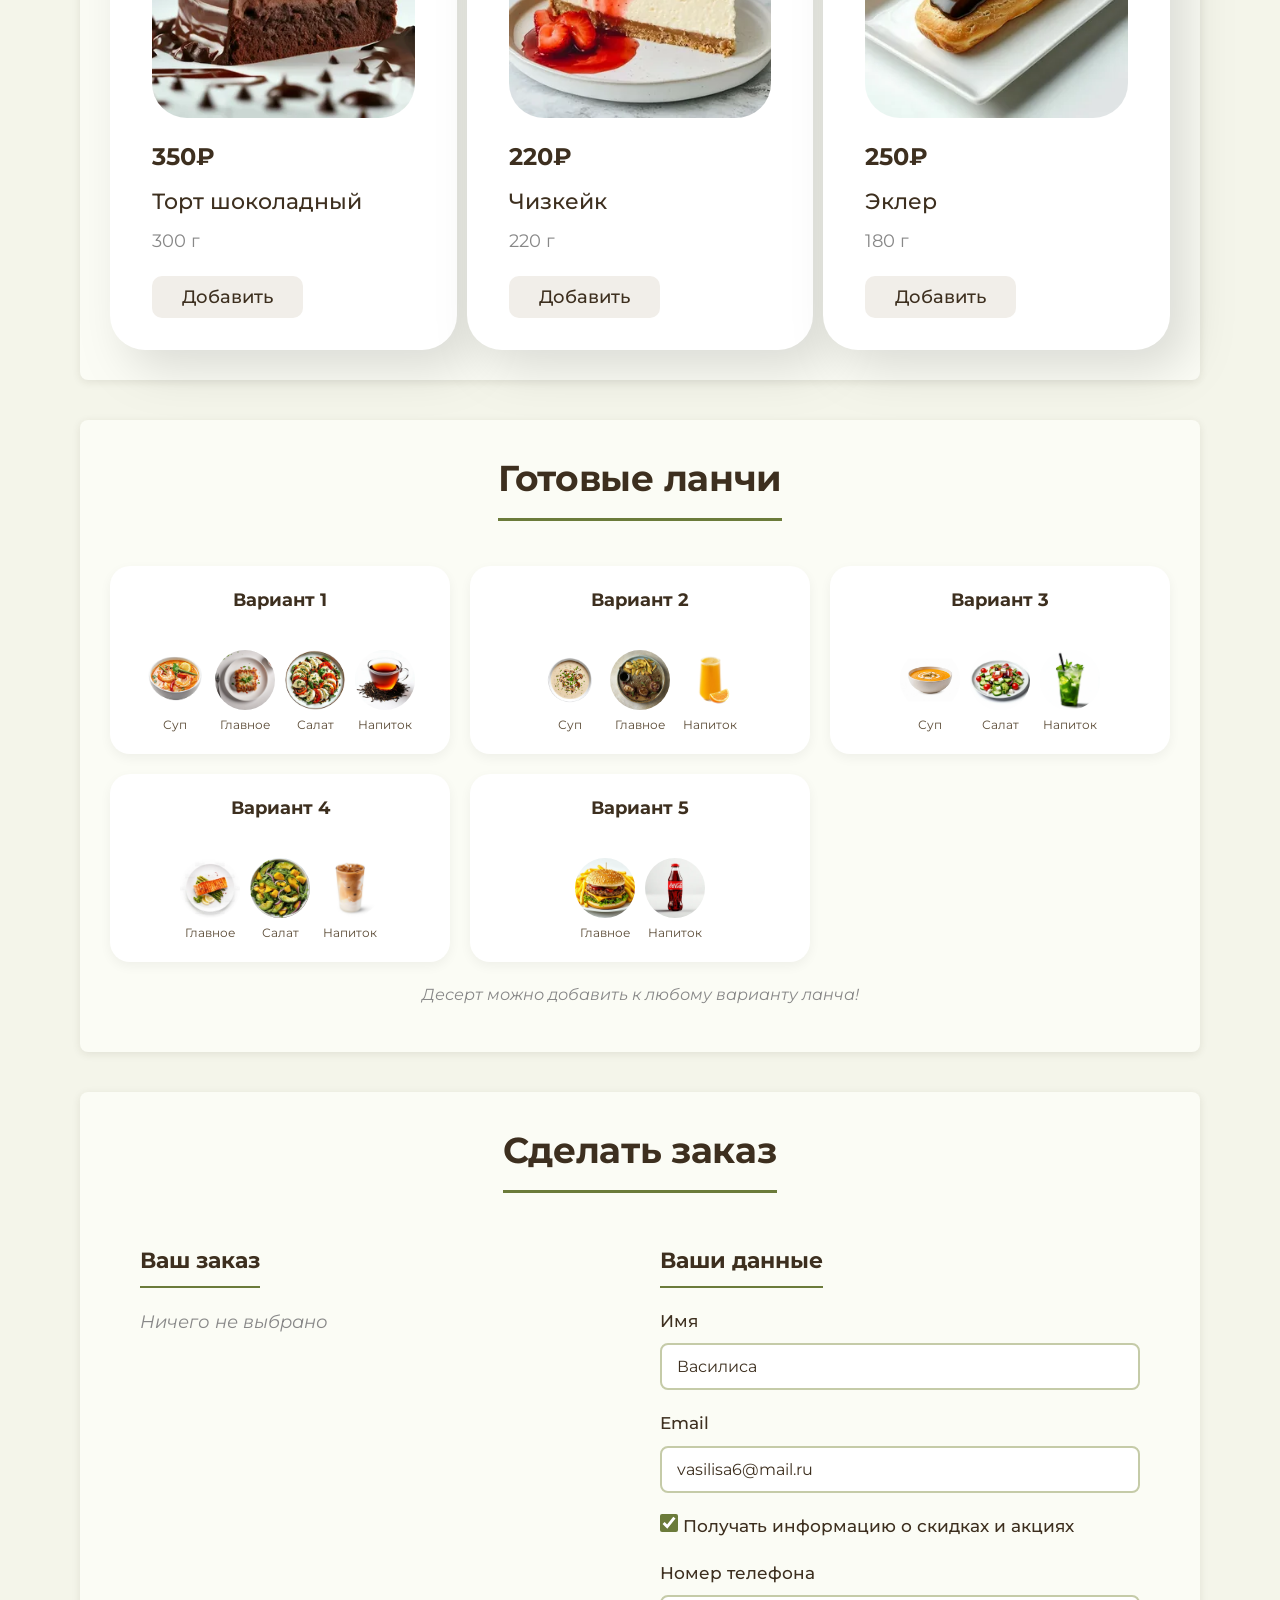
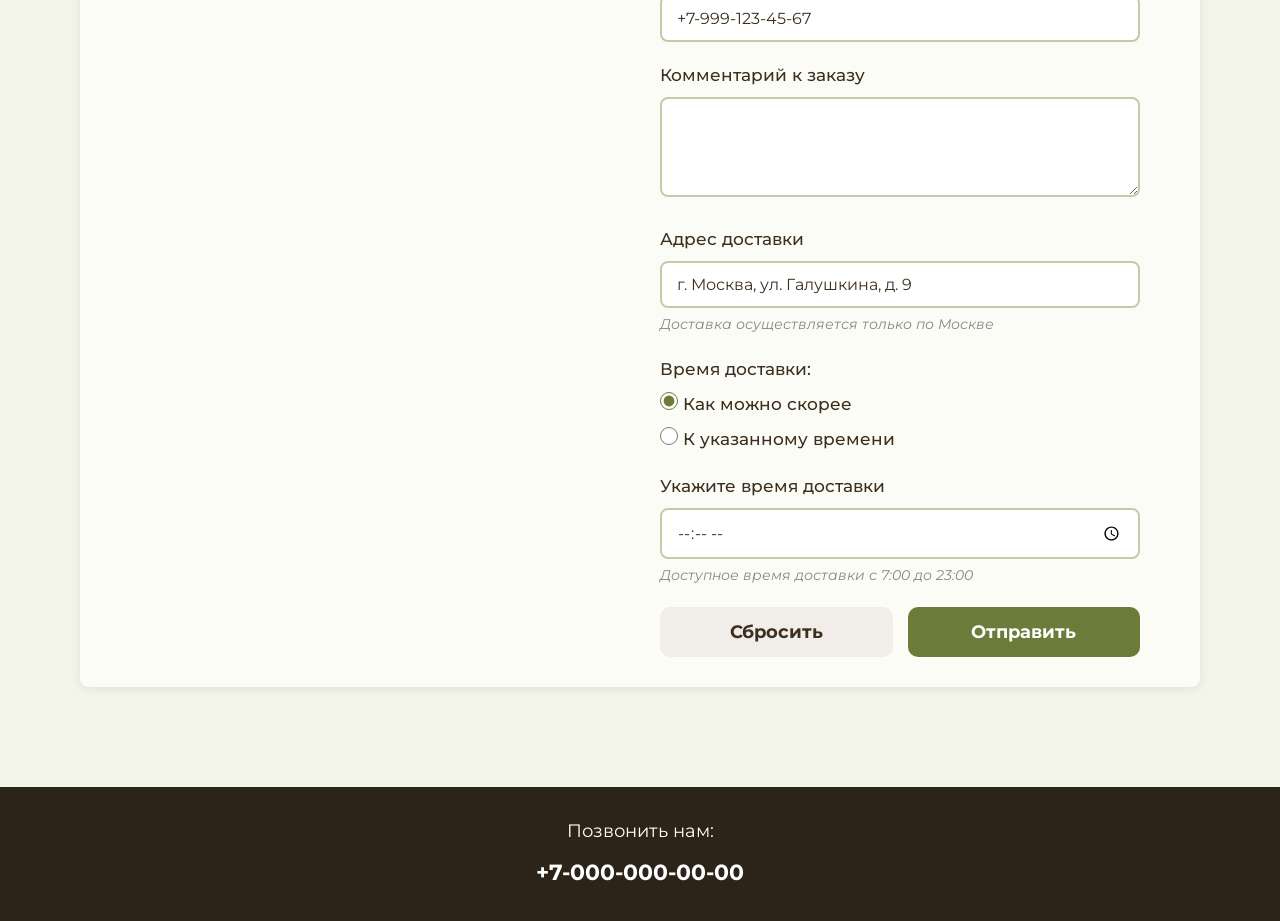
<file: lunch.html>
<!DOCTYPE html>
<html lang="ru">
<head>
    <meta charset="UTF-8">
    <meta name="viewport" content="width=device-width, initial-scale=1.0">
    <title>Собрать ланч - Food Construct</title>
    
    <link rel="preconnect" href="https://fonts.googleapis.com">
    <link rel="preconnect" href="https://fonts.gstatic.com" crossorigin>
    <link href="https://fonts.googleapis.com/css2?family=Montserrat:wght@400;500;700&display=swap" rel="stylesheet">

    <link rel="stylesheet" href="style.css">
    <link rel="stylesheet" href="lunch.css">
    <link rel="stylesheet" href="print.css" media="print">
</head>
<body>

    <header>
        <h1>Food Construct</h1>
        <nav>
            <a href="index.html">О нас</a>
            <a href="lunch.html" class="active">Собрать ланч</a>
            <a href="index.html#orders">Заказы</a>
            <a href="feedback.html" target="_blank" rel="noopener noreferrer">Обратная связь</a>
            <a href="login.html" class="btn-login">Войти</a>
            <a href="#contacts">Контакты</a>
        </nav>
    </header>

    <main>

        <section id="soups-section">
            <h2>Супы</h2>
            <div class="filters">
                <button class="filter-btn" type="button" data-kind="fish">Рыбный</button>
                <button class="filter-btn" type="button" data-kind="meat">Мясной</button>
                <button class="filter-btn" type="button" data-kind="veg">Вегетарианский</button>
            </div>
            <div class="dishes-grid" data-category="soup"></div>
        </section>

        <section id="mains-section">
            <h2>Главные блюда</h2>
            <div class="filters">
                <button class="filter-btn" type="button" data-kind="fish">Рыбное</button>
                <button class="filter-btn" type="button" data-kind="meat">Мясное</button>
                <button class="filter-btn" type="button" data-kind="veg">Вегетарианское</button>
            </div>
            <div class="dishes-grid" data-category="main"></div>
        </section>

        <section id="salads-section">
            <h2>Салаты</h2>
            <div class="filters">
                <button class="filter-btn" type="button" data-kind="fish">Рыбный</button>
                <button class="filter-btn" type="button" data-kind="meat">Мясной</button>
                <button class="filter-btn" type="button" data-kind="veg">Вегетарианский</button>
            </div>
            <div class="dishes-grid" data-category="salad"></div>
        </section>

        <section id="drinks-section">
            <h2>Напитки</h2>
            <div class="filters">
                <button class="filter-btn" type="button" data-kind="cold">Холодный</button>
                <button class="filter-btn" type="button" data-kind="hot">Горячий</button>
            </div>
            <div class="dishes-grid" data-category="drink"></div>
        </section>

        <section id="desserts-section">
            <h2>Десерты</h2>
            <div class="filters">
                <button class="filter-btn" type="button" data-kind="small">Маленькая порция</button>
                <button class="filter-btn" type="button" data-kind="medium">Средняя порция</button>
                <button class="filter-btn" type="button" data-kind="large">Большая порция</button>
            </div>
            <div class="dishes-grid" data-category="dessert"></div>
        </section>

        <section id="combos-section">
            <h2>Готовые ланчи</h2>
            <div class="combos-grid">
                <div class="combo-card">
                    <h3>Вариант 1</h3>
                    <div class="combo-icons">
                        <div class="combo-item"><img src="images/soup-1.jpg" alt="Суп"><p>Суп</p></div>
                        <div class="combo-item"><img src="images/main-1.jpg" alt="Главное"><p>Главное</p></div>
                        <div class="combo-item"><img src="images/salad-5.jpg" alt="Салат"><p>Салат</p></div>
                        <div class="combo-item"><img src="images/drink-6.jpg" alt="Напиток"><p>Напиток</p></div>
                    </div>
                </div>
                <div class="combo-card">
                    <h3>Вариант 2</h3>
                    <div class="combo-icons">
                        <div class="combo-item"><img src="images/soup-2.jpg" alt="Суп"><p>Суп</p></div>
                        <div class="combo-item"><img src="images/main-5.jpg" alt="Главное"><p>Главное</p></div>
                        <div class="combo-item"><img src="images/drink-2.jpg" alt="Напиток"><p>Напиток</p></div>
                    </div>
                </div>
                <div class="combo-card">
                    <h3>Вариант 3</h3>
                    <div class="combo-icons">
                        <div class="combo-item"><img src="images/soup-3.jpg" alt="Суп"><p>Суп</p></div>
                        <div class="combo-item"><img src="images/salad-3.jpg" alt="Салат"><p>Салат</p></div>
                        <div class="combo-item"><img src="images/drink-3.jpg" alt="Напиток"><p>Напиток</p></div>
                    </div>
                </div>
                <div class="combo-card">
                    <h3>Вариант 4</h3>
                    <div class="combo-icons">
                        <div class="combo-item"><img src="images/main-4.jpg" alt="Главное"><p>Главное</p></div>
                        <div class="combo-item"><img src="images/salad-4.jpg" alt="Салат"><p>Салат</p></div>
                        <div class="combo-item"><img src="images/drink-1.jpg" alt="Напиток"><p>Напиток</p></div>
                    </div>
                </div>
                <div class="combo-card">
                    <h3>Вариант 5</h3>
                    <div class="combo-icons">
                        <div class="combo-item"><img src="images/main-6.jpg" alt="Главное"><p>Главное</p></div>
                        <div class="combo-item"><img src="images/drink-4.jpg" alt="Напиток"><p>Напиток</p></div>
                    </div>
                </div>
            </div>
            <p class="dessert-info">Десерт можно добавить к любому варианту ланча!</p>
        </section>

        <section id="order-form">
            <h2>Сделать заказ</h2>
            <form action="https://httpbin.org/post" method="POST" class="order-form">
                <div class="order-columns">
                    <div class="order-column">
                        <h3>Ваш заказ</h3>
                        <div id="order-summary">
                            <p class="empty-message">Ничего не выбрано</p>
                        </div>
                        <div id="order-total" class="order-total" hidden>
                            <p>Стоимость заказа: <span id="total-price">0</span>₽</p>
                        </div>
                    </div>

                    <div class="order-column">
                        <h3>Ваши данные</h3>
                        <div class="form-group">
                            <label for="name">Имя</label>
                            <input type="text" id="name" name="name" value="Василиса" required>
                        </div>
                        <div class="form-group">
                            <label for="email">Email</label>
                            <input type="email" id="email" name="email" value="vasilisa6@mail.ru" required>
                        </div>
                        <div class="form-group checkbox-group">
                            <label class="checkbox-label">
                                <input type="checkbox" name="subscribe" value="yes" checked>
                                Получать информацию о скидках и акциях
                            </label>
                        </div>
                        <div class="form-group">
                            <label for="phone">Номер телефона</label>
                            <input type="tel" id="phone" name="phone" value="+7-999-123-45-67" required>
                        </div>
                        <div class="form-group" style="margin-top: 20px;">
                            <label for="comment">Комментарий к заказу</label>
                            <textarea id="comment" name="comment" rows="3"></textarea>
                        </div>
                        <div class="form-group">
                            <label for="address">Адрес доставки</label>
                            <input type="text" id="address" name="address" value="г. Москва, ул. Галушкина, д. 9" required>
                            <p class="hint">Доставка осуществляется только по Москве</p>
                        </div>
                        <div class="form-group">
                            <p class="form-label">Время доставки:</p>
                            <label class="radio-label">
                                <input type="radio" name="delivery_time" value="asap" checked>
                                Как можно скорее
                            </label>
                            <label class="radio-label">
                                <input type="radio" name="delivery_time" value="exact">
                                К указанному времени
                            </label>
                        </div>
                        <div class="form-group">
                            <label for="time">Укажите время доставки</label>
                            <input type="time" id="time" name="time">
                            <p class="hint">Доступное время доставки с 7:00 до 23:00</p>
                        </div>
                        <div class="form-buttons">
                            <button type="reset" class="reset-btn">Сбросить</button>
                            <button type="submit" class="submit-btn">Отправить</button>
                        </div>
                    </div>
                </div>

                <input type="hidden" name="soup" id="input-soup">
                <input type="hidden" name="main" id="input-main">
                <input type="hidden" name="salad" id="input-salad">
                <input type="hidden" name="drink" id="input-drink">
                <input type="hidden" name="dessert" id="input-dessert">
                <input type="hidden" name="total" id="input-total">
            </form>
        </section>

    </main>

    <footer id="contacts">
        <p>Позвонить нам:</p>
        <a href="tel:+70000000000">+7-000-000-00-00</a>
    </footer>

    <script src="dishes.js"></script>
    <script src="combos.js"></script>
    <script src="render.js"></script>
    <script src="order.js"></script>
    <script src="filter.js"></script>
    <script src="notification.js"></script>

</body>
</html>
</file>
<file: style.css>
* {
    box-sizing: border-box;
    margin: 0;
    padding: 0;
}

html, body {
    height: 100%;
}

body {
    font-family: 'Montserrat', sans-serif;
    color: #5a4a35;
    background-color: #f4f5ea;
    line-height: 1.6;
    font-size: 20px;
    display: flex;
    flex-direction: column;
    min-height: 100vh;
}

main {
    flex: 1;
    max-width: 1200px;
    margin: 0 auto;
    padding: 20px 40px;
    width: 100%;
}

header {
    background-color: #dde2c8;
    padding: 20px 40px;
    margin: 0 auto;
    width: 100%;
    max-width: 1200px;
    border-bottom: 2px solid #c5cba8;
    border-radius: 0 0 8px 8px;
    text-align: center;
}

h1 {
    font-family: 'Montserrat', sans-serif;
    font-size: 48px;
    font-weight: 700;
    margin-bottom: 20px;
    color: #3d2f1f;
    letter-spacing: -0.5px;
    display: inline-block;
    padding-bottom: 12px;
    border-bottom: 4px solid #6b7b3a;
}

nav {
    display: flex;
    gap: 15px;
    margin-top: 15px;
    justify-content: center;
    flex-wrap: wrap;
}

nav a {
    text-decoration: none;
    font-family: 'Montserrat', sans-serif;
    font-size: 20px;
    color: #5a4a35;
    font-weight: 500;
    transition: color 0.3s ease, border-bottom 0.3s ease;
    padding-bottom: 3px;
    border-bottom: 2px solid transparent;
}

nav a:hover {
    color: #6b7b3a;
    border-bottom: 2px solid #6b7b3a;
}

nav a.active {
    color: tomato;
    border-bottom: 2px solid tomato;
}

.btn-login {
    text-decoration: none;
    font-family: 'Montserrat', sans-serif;
    font-size: 20px;
    color: #5a4a35;
    font-weight: 500;
    transition: color 0.3s ease, border-bottom 0.3s ease;
    padding-bottom: 3px;
    border-bottom: 2px solid transparent;
}

.btn-login:hover {
    color: #6b7b3a;
    border-bottom: 2px solid #6b7b3a;
}

section {
    margin-bottom: 40px;
    background-color: #fbfcf5;
    padding: 30px;
    border-radius: 8px;
    box-shadow: 0 2px 8px rgba(61, 47, 31, 0.1);
    text-align: center;
}

h2 {
    font-family: 'Montserrat', sans-serif;
    font-size: 36px;
    font-weight: 700;
    margin-bottom: 25px;
    color: #3d2f1f;
    letter-spacing: -0.3px;
    display: inline-block;
    padding-bottom: 10px;
    border-bottom: 3px solid #6b7b3a;
}

img {
    width: 100%;
    max-width: 800px;
    height: auto;
    border-radius: 6px;
    display: block;
    margin: 20px auto 0 auto;
    box-shadow: 0 4px 12px rgba(61, 47, 31, 0.15);
}

p {
    font-family: 'Montserrat', sans-serif;
    font-size: 20px;
    font-weight: 400;
    margin-bottom: 15px;
    color: #5a4a35;
}

ul {
    list-style-type: none;
    padding-left: 0;
    margin-top: 10px;
    text-align: left;
    display: inline-block;
}

ul li {
    font-family: 'Montserrat', sans-serif;
    font-size: 20px;
    font-weight: 400;
    color: #5a4a35;
    margin-bottom: 12px;
    padding-left: 30px;
    position: relative;
}

ul li::before {
    content: "✓";
    color: #6b7b3a;
    font-weight: bold;
    position: absolute;
    left: 0;
}

table {
    width: 100%;
    border-collapse: collapse;
    margin-top: 15px;
    font-family: 'Montserrat', sans-serif;
    font-size: 20px;
}

th, td {
    padding: 15px 18px;
    border: 1px solid #c5cba8;
    text-align: left;
}

th {
    background-color: #dde2c8;
    font-weight: 700;
    color: #3d2f1f;
    font-size: 20px;
}

td {
    background-color: #ffffff;
    color: #5a4a35;
    font-size: 20px;
}

th:nth-child(1), td:nth-child(1),
th:nth-child(3), td:nth-child(3),
th:nth-child(4), td:nth-child(4) {
    text-align: center;
}

footer {
    background-color: #2c2418;
    color: white;
    padding: 30px 40px;
    margin-top: 40px;
    text-align: center;
}

footer p {
    font-family: 'Montserrat', sans-serif;
    font-size: 18px;
    margin-bottom: 10px;
    color: #ffffff;
}

footer a {
    text-decoration: none;
    font-family: 'Montserrat', sans-serif;
    font-size: 22px;
    color: #ffffff;
    font-weight: 700;
    transition: color 0.3s ease;
}

footer a:hover {
    color: #dde2c8;
}

@media (max-width: 800px) {
    header, main, footer {
        padding: 15px 20px;
    }

    h1 {
        font-size: 32px;
        text-align: center;
    }

    h2 {
        font-size: 26px;
        text-align: center;
    }

    nav {
        flex-direction: column;
        gap: 10px;
    }

    nav a {
        font-size: 24px;
    }

    p, ul li, table, th, td {
        font-size: 16px;
    }

    th, td {
        padding: 10px 12px;
    }
}

@media (max-width: 600px) {
    h1 {
        font-size: 26px;
    }

    h2 {
        font-size: 22px;
    }

    nav a {
        font-size: 22px;
    }
}

@media (max-width: 400px) {
    th, td {
        font-size: 14px;
        padding: 8px 6px;
    }

    table {
        font-size: 14px;
    }
}
</file>
<file: print.css>
@media print {
    nav,
    footer,
    button,
    .btn-login,
    .dish-card button {
        display: none;
    }

    body {
        background-color: #ffffff;
        color: #000000;
        font-size: 14px;
    }

    header {
        background-color: #ffffff;
        border-bottom: 1px solid #000000;
    }

    h1, h2 {
        color: #000000;
        border-bottom: 1px solid #000000;
    }

    section {
        box-shadow: none;
        background-color: #ffffff;
        padding: 10px 0;
        margin-bottom: 20px;
    }

    .dish-card {
        box-shadow: none;
        filter: none;
        background-color: #ffffff;
        border: 1px solid #cccccc;
        page-break-inside: avoid;
    }

    .dishes-grid {
        display: grid;
        grid-template-columns: repeat(2, 1fr);
        gap: 10px;
    }

    img {
        max-width: 100%;
        box-shadow: none;
    }

    table {
        font-size: 12px;
    }

    th, td {
        padding: 6px 8px;
        border: 1px solid #000000;
    }

    a {
        color: #000000;
        text-decoration: none;
    }

    a::after {
        content: " (" attr(href) ")";
        font-size: 12px;
    }
}
</file>
<file: lunch.css>
.dishes-grid {
    display: grid;
    grid-template-columns: repeat(3, 1fr);
    gap: 10px;
    margin-top: 20px;
}

.dish-card {
    display: flex;
    flex-direction: column;
    padding: 30px 40px;
    border-radius: 35px;
    cursor: pointer;
    filter: drop-shadow(17px 19px 24px rgba(0, 0, 0, 0.13));
    background-color: #ffffff;
    text-align: left;
    transition: border 0.2s ease;
    border: 2px solid transparent;
}

.dish-card:hover {
    border: 2px solid rgb(60, 45, 23);
}

.dish-card.selected {
    border: 2px solid rgb(60, 45, 23);
}

.dish-card img {
    width: 100%;
    height: auto;
    border-radius: 35px;
    margin: 0 0 20px 0;
    box-shadow: none;
    max-width: none;
}

.dish-card .dish-price {
    font-size: 24px;
    font-weight: 700;
    color: #3d2f1f;
    margin-bottom: 8px;
}

.dish-card .dish-name {
    font-size: 22px;
    font-weight: 500;
    color: #3d2f1f;
    margin-bottom: 8px;
    flex-grow: 1;
}

.dish-card .dish-weight {
    font-size: 18px;
    color: #888888;
    margin-bottom: 20px;
}

.dish-card button {
    background-color: #f1eee9;
    padding: 10px 30px;
    border: none;
    border-radius: 10px;
    cursor: pointer;
    font-family: 'Montserrat', sans-serif;
    font-size: 18px;
    font-weight: 500;
    color: #3d2f1f;
    transition: background-color 0.3s ease;
    align-self: flex-start;
}

.dish-card:hover button {
    background-color: #2c2418;
    color: #ffffff;
}

#order-form {
    text-align: center;
}

#order-form h2 {
    margin-bottom: 30px;
}

.order-form {
    max-width: 1000px;
    margin: 0 auto;
    text-align: left;
}

.order-columns {
    display: grid;
    grid-template-columns: 1fr 1fr;
    gap: 40px;
    margin-top: 20px;
}

.order-column h3 {
    font-family: 'Montserrat', sans-serif;
    font-size: 22px;
    font-weight: 700;
    color: #3d2f1f;
    margin-bottom: 20px;
    padding-bottom: 8px;
    border-bottom: 2px solid #6b7b3a;
    display: inline-block;
}

.empty-message {
    font-family: 'Montserrat', sans-serif;
    font-size: 18px;
    color: #888888;
    font-style: italic;
}

.order-item {
    display: flex;
    justify-content: space-between;
    align-items: center;
    gap: 15px;
    padding: 10px 0;
    border-bottom: 1px dashed #c5cba8;
    font-family: 'Montserrat', sans-serif;
    font-size: 17px;
    color: #3d2f1f;
}

.order-item-category {
    font-weight: 700;
    min-width: 130px;
}

.order-item-name {
    flex: 1;
}

.order-item-empty {
    flex: 1;
    color: #888888;
    font-style: italic;
}

.order-item-price {
    font-weight: 700;
    color: #6b7b3a;
}

.order-total {
    margin-top: 20px;
    padding-top: 15px;
    border-top: 2px solid #6b7b3a;
    font-family: 'Montserrat', sans-serif;
    font-size: 20px;
    font-weight: 700;
    color: #3d2f1f;
}

.order-total span {
    color: #6b7b3a;
}

.form-group {
    margin-bottom: 20px;
}

.form-group label,
.form-group .form-label {
    display: block;
    font-family: 'Montserrat', sans-serif;
    font-size: 17px;
    font-weight: 500;
    color: #3d2f1f;
    margin-bottom: 8px;
}

.form-group input[type="text"],
.form-group input[type="email"],
.form-group input[type="tel"],
.form-group input[type="time"],
.form-group select,
.form-group textarea {
    width: 100%;
    padding: 12px 15px;
    font-family: 'Montserrat', sans-serif;
    font-size: 16px;
    color: #3d2f1f;
    background-color: #ffffff;
    border: 2px solid #c5cba8;
    border-radius: 8px;
    transition: border-color 0.3s ease, box-shadow 0.3s ease;
}

.form-group input:focus,
.form-group select:focus,
.form-group textarea:focus {
    outline: none;
    border-color: #6b7b3a;
    box-shadow: 0 0 0 3px rgba(107, 123, 58, 0.15);
}

.form-group textarea {
    resize: vertical;
    min-height: 100px;
}

.form-group .hint {
    font-size: 14px;
    color: #888888;
    font-style: italic;
    margin-top: 5px;
    margin-bottom: 0;
}

.radio-label,
.checkbox-label {
    display: inline-flex;
    align-items: center;
    gap: 8px;
    font-family: 'Montserrat', sans-serif;
    font-size: 16px;
    color: #5a4a35;
    font-weight: 400;
    margin-right: 20px;
    margin-bottom: 8px;
    cursor: pointer;
}

.checkbox-label {
    margin-right: 0;
}

input[type="radio"],
input[type="checkbox"] {
    width: 18px;
    height: 18px;
    accent-color: #6b7b3a;
    cursor: pointer;
}

.form-buttons {
    display: flex;
    gap: 15px;
    margin-top: 20px;
}

.reset-btn,
.submit-btn {
    flex: 1;
    padding: 14px 25px;
    font-family: 'Montserrat', sans-serif;
    font-size: 18px;
    font-weight: 700;
    border: none;
    border-radius: 10px;
    cursor: pointer;
    transition: background-color 0.3s ease;
}

.reset-btn {
    background-color: #f1eee9;
    color: #3d2f1f;
}

.reset-btn:hover {
    background-color: #d4c5b0;
}

.submit-btn {
    background-color: #6b7b3a;
    color: #ffffff;
}

.submit-btn:hover {
    background-color: #556630;
}

@media (max-width: 800px) {
    .dishes-grid {
        grid-template-columns: repeat(2, 1fr);
    }

    .dish-card {
        padding: 25px 25px;
    }

    .order-columns {
        grid-template-columns: 1fr;
        gap: 30px;
    }
}

@media (max-width: 600px) {
    .dishes-grid {
        grid-template-columns: 1fr;
    }

    .dish-card {
        padding: 20px;
        border-radius: 25px;
    }

    .dish-card img {
        border-radius: 25px;
    }

    .dish-card .dish-price {
        font-size: 22px;
    }

    .dish-card .dish-name {
        font-size: 20px;
    }

    .dish-card .dish-weight {
        font-size: 16px;
    }

    .dish-card button {
        font-size: 16px;
        padding: 10px 25px;
    }

    .form-buttons {
        flex-direction: column;
    }
}

.filters {
    display: flex;
    flex-wrap: wrap;
    gap: 10px;
    justify-content: center;
    margin-bottom: 20px;
}

.filter-btn {
    padding: 8px 18px;
    font-family: 'Montserrat', sans-serif;
    font-size: 16px;
    font-weight: 500;
    color: #3d2f1f;
    background-color: #f1eee9;
    border: 2px solid transparent;
    border-radius: 20px;
    cursor: pointer;
    transition: background-color 0.3s ease, border-color 0.3s ease, color 0.3s ease;
}

.filter-btn:hover {
    background-color: #d4c5b0;
}

.filter-btn.active {
    background-color: #6b7b3a;
    color: #ffffff;
    border-color: #6b7b3a;
}

@media (max-width: 600px) {
    .filter-btn {
        font-size: 14px;
        padding: 6px 14px;
    }
}

.combos-grid {
    display: grid;
    grid-template-columns: repeat(3, 1fr);
    gap: 20px;
    margin-top: 20px;
}

.combo-card {
    background-color: #ffffff;
    padding: 20px;
    border-radius: 20px;
    box-shadow: 0 4px 12px rgba(0, 0, 0, 0.05);
    text-align: center;
    display: flex;
    flex-direction: column;
    align-items: center;
}

.combo-card h3 {
    font-size: 18px;
    color: #3d2f1f;
    margin-bottom: 15px;
}

.combo-icons {
    display: flex;
    gap: 10px;
    justify-content: center;
    flex-wrap: wrap;
}

.combo-item {
    display: flex;
    flex-direction: column;
    align-items: center;
}

.combo-item img {
    width: 60px;
    height: 60px;
    border-radius: 50%;
    object-fit: cover;
    margin-bottom: 5px;
    transition: transform 0.3s ease;
    box-shadow: none;
}

.combo-item:hover img {
    transform: translateY(-10px) scale(1.1);
}

.combo-item p {
    font-size: 12px;
    margin: 0;
    color: #5a4a35;
}

.dessert-info {
    margin-top: 20px;
    font-size: 16px;
    color: #888888;
    font-style: italic;
}

/* Всплывающее уведомление */
.notification-overlay {
    position: fixed;
    top: 0;
    left: 0;
    width: 100%;
    height: 100%;
    background-color: rgba(0, 0, 0, 0.5);
    display: flex;
    justify-content: center;
    align-items: center;
    z-index: 1000;
}

.notification-box {
    background-color: #ffffff;
    padding: 40px;
    border-radius: 20px;
    text-align: center;
    box-shadow: 0 10px 30px rgba(0, 0, 0, 0.3);
    max-width: 400px;
    width: 90%;
}

.notification-box img {
    width: 100px;
    margin: 0 auto 20px auto;
}

.notification-box p {
    font-size: 20px;
    color: #3d2f1f;
    font-weight: 500;
    margin-bottom: 25px;
}

.notification-btn {
    background-color: #6b7b3a;
    color: #ffffff;
    padding: 10px 30px;
    border: none;
    border-radius: 10px;
    font-family: 'Montserrat', sans-serif;
    font-size: 18px;
    font-weight: 700;
    cursor: pointer;
    transition: background-color 0.3s ease, color 0.3s ease;
}

.notification-btn:hover {
    background-color: #f1eee9;
    color: #6b7b3a;
}

@media (max-width: 800px) {
    .combos-grid {
        grid-template-columns: repeat(2, 1fr);
    }
}

@media (max-width: 600px) {
    .combos-grid {
        grid-template-columns: 1fr;
    }
}
</file>
